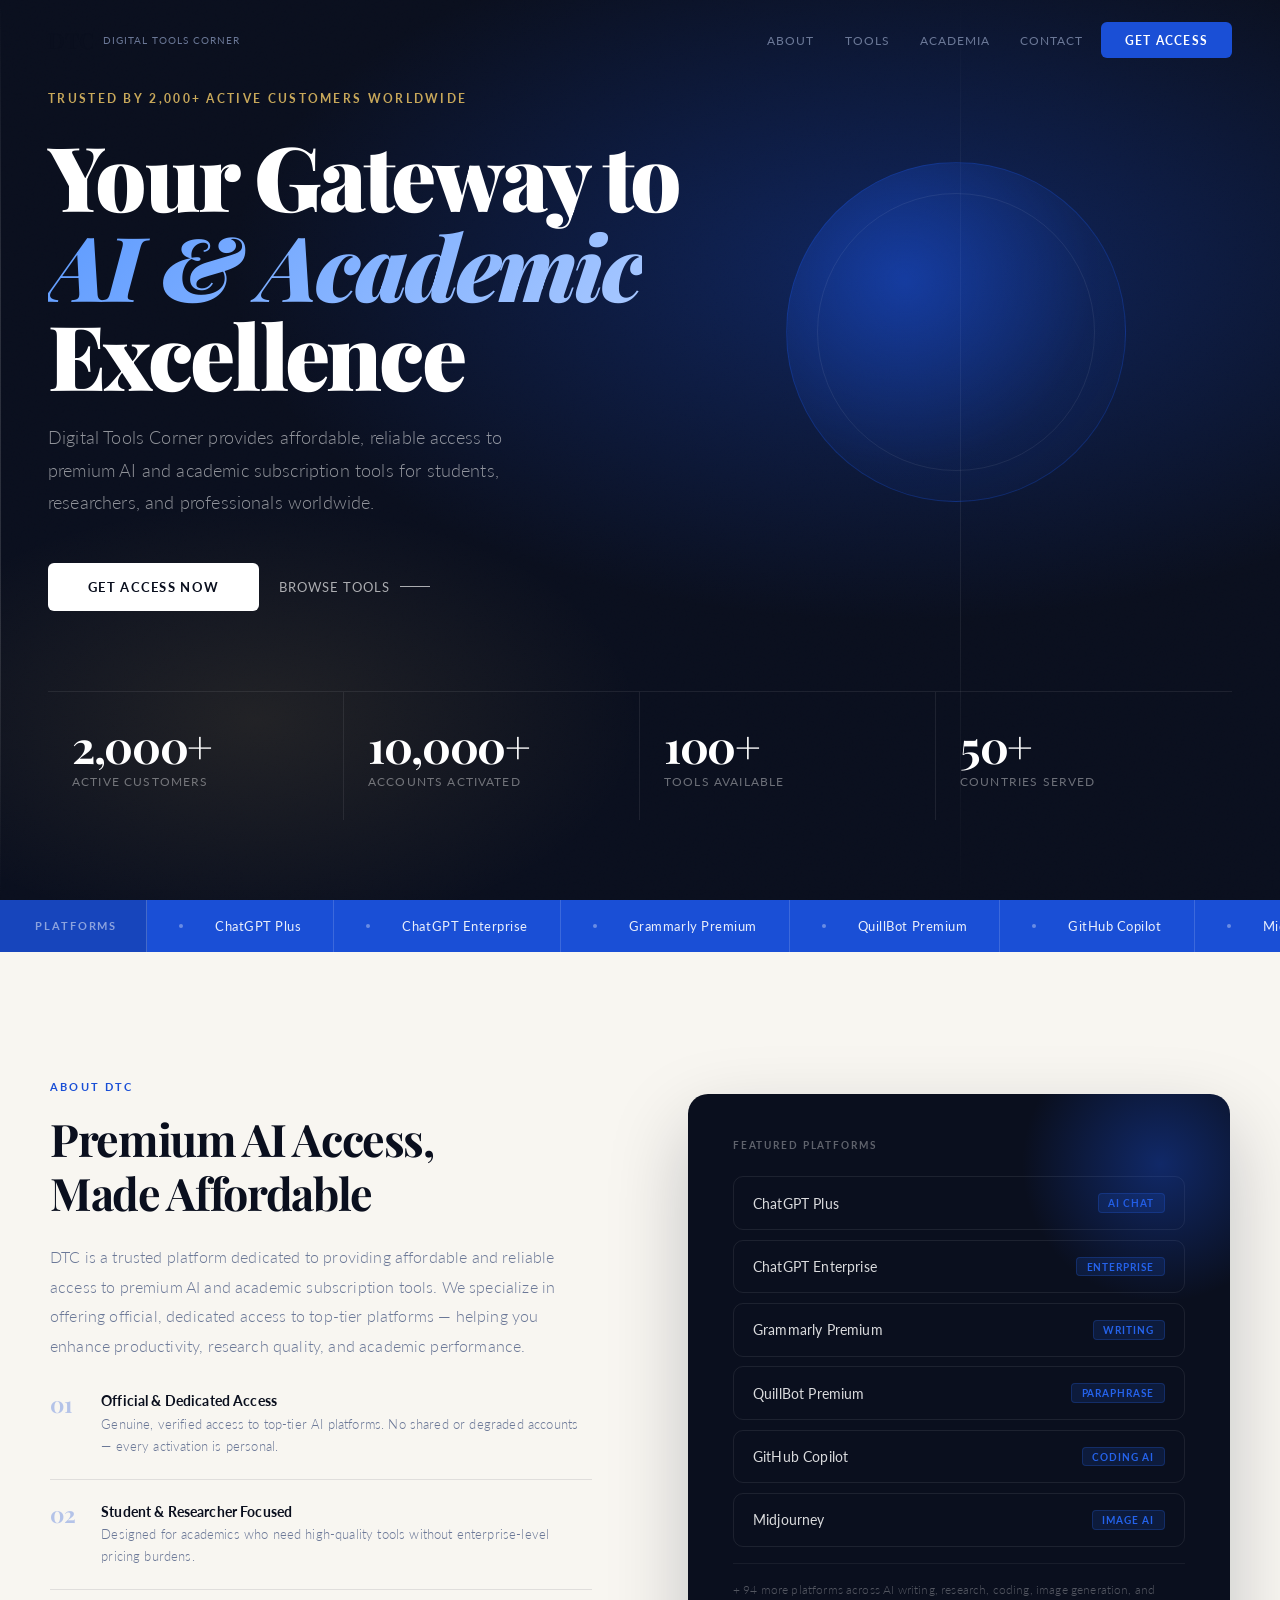
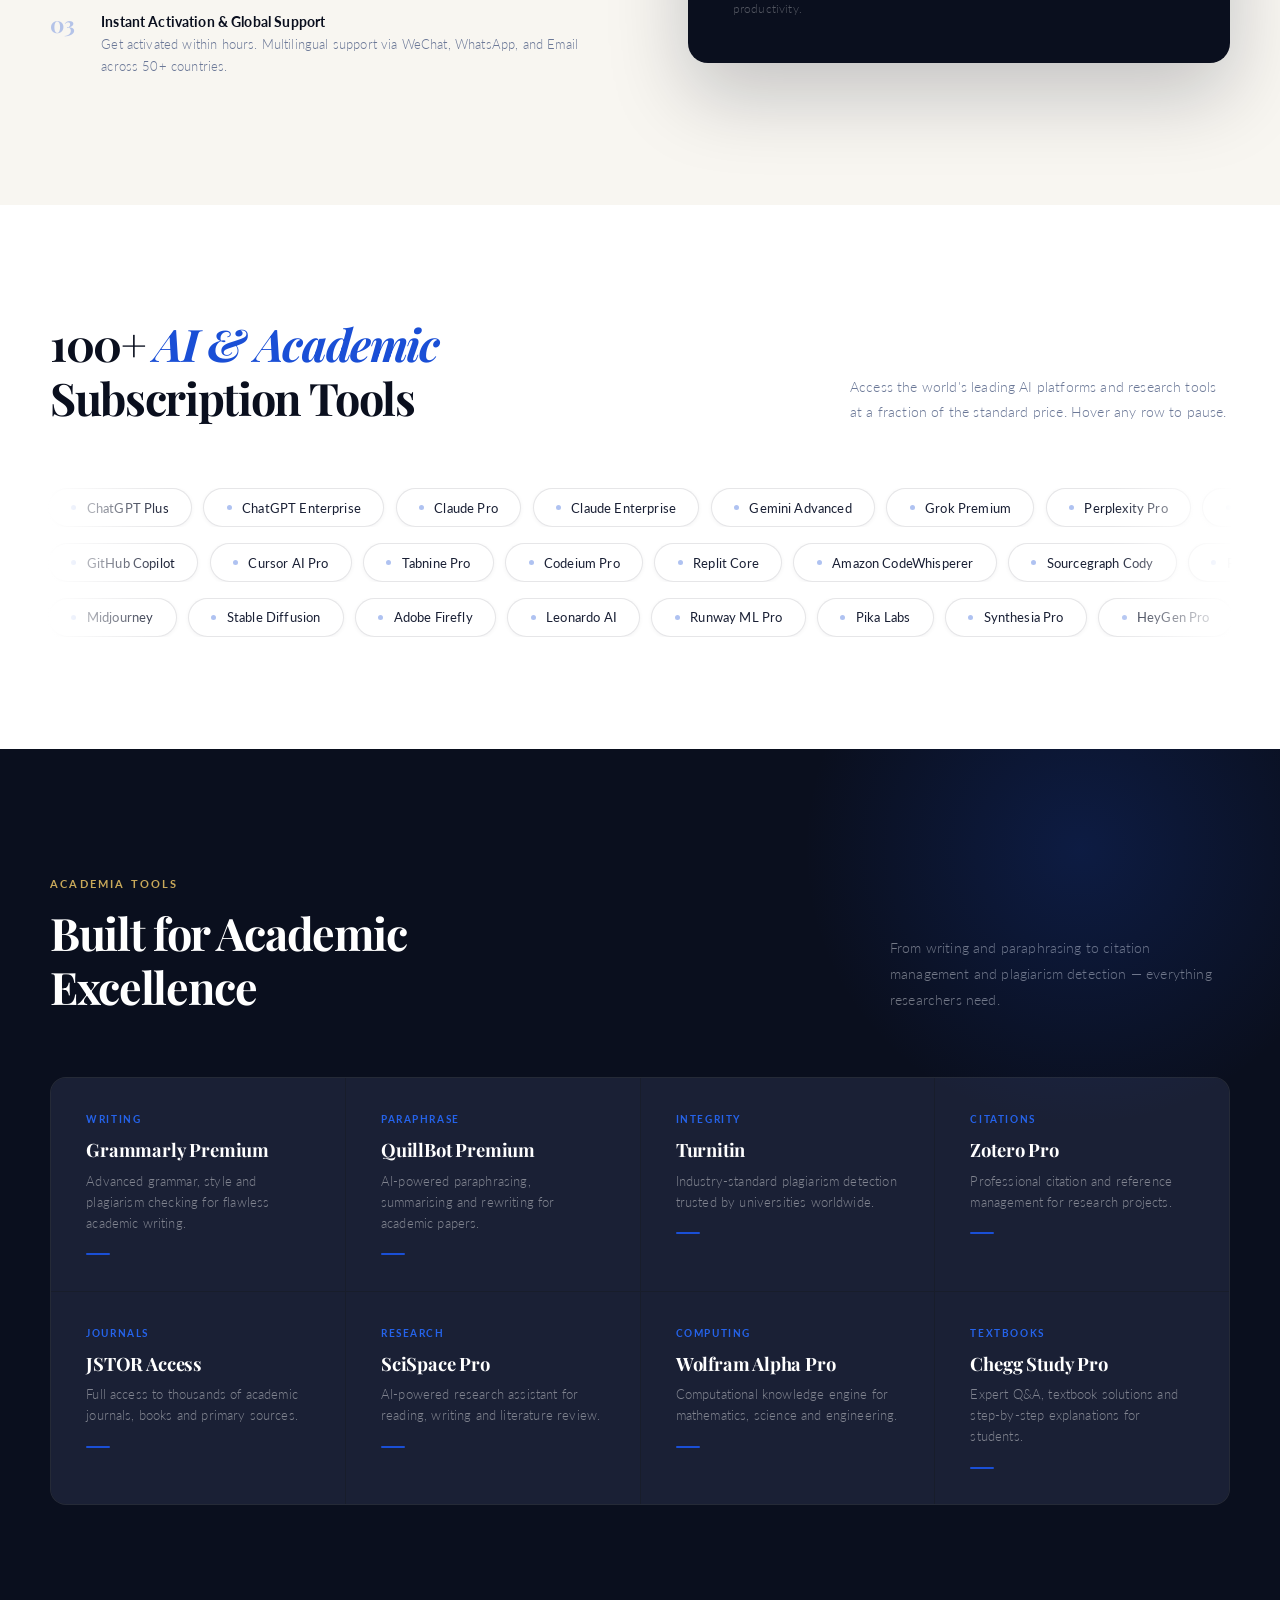
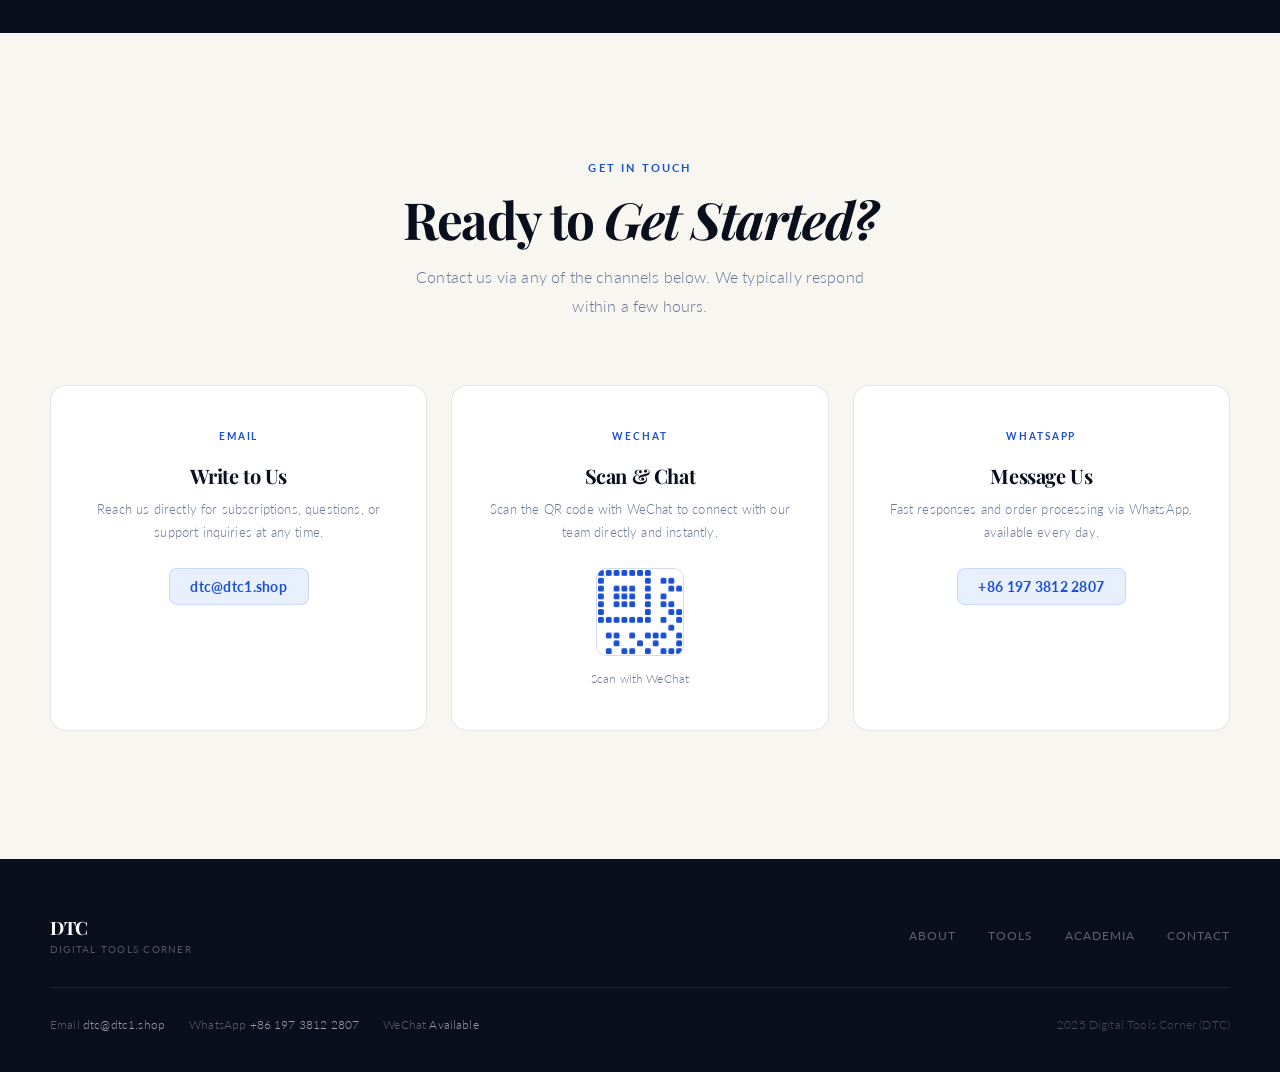
<file: index.html>
<!DOCTYPE html>
<html lang="en">
<head>
<meta charset="UTF-8"/>
<meta name="viewport" content="width=device-width, initial-scale=1.0"/>
<title>DTC — Digital Tools Corner</title>
<link rel="preconnect" href="https://fonts.googleapis.com"/>
<link rel="preconnect" href="https://fonts.gstatic.com" crossorigin/>
<link href="https://fonts.googleapis.com/css2?family=Playfair+Display:ital,wght@0,400;0,500;0,700;0,900;1,400;1,700&family=Lato:wght@300;400;700&display=swap" rel="stylesheet"/>
<style>
*, *::before, *::after { box-sizing: border-box; margin: 0; padding: 0; }

:root {
  --ink:       #0a0f1e;
  --ink2:      #1a2035;
  --blue:      #1a4fd6;
  --blue-mid:  #2563eb;
  --blue-lt:   #e8f0fe;
  --blue-glow: rgba(26,79,214,.22);
  --cream:     #f8f6f1;
  --gold:      #c8a85a;
  --gold-lt:   #f5ead8;
  --white:     #ffffff;
  --muted:     #6b7897;
  --border:    rgba(10,15,30,.1);
  --serif:     'Playfair Display', Georgia, serif;
  --sans:      'Lato', sans-serif;
}

html { scroll-behavior: smooth; }

body {
  font-family: var(--sans);
  background: var(--white);
  color: var(--ink);
  overflow-x: hidden;
  font-size: 16px;
  font-weight: 300;
  letter-spacing: .01em;
}

/* NAV */
.nav {
  position: fixed; top: 0; left: 0; right: 0; z-index: 300;
  padding: 1.4rem 3rem;
  display: flex; align-items: center; justify-content: space-between;
  transition: background .4s, box-shadow .4s;
}
.nav.scrolled {
  background: rgba(255,255,255,.94);
  backdrop-filter: blur(20px);
  box-shadow: 0 1px 0 var(--border);
}
.nav-logo {
  font-family: var(--serif);
  font-size: 1.35rem; font-weight: 700;
  color: var(--ink); letter-spacing: -.01em;
  text-decoration: none;
  display: flex; align-items: baseline; gap: .5rem;
}
.nav-logo span {
  font-size: .62rem; font-family: var(--sans); font-weight: 400;
  color: var(--muted); letter-spacing: .1em; text-transform: uppercase;
  align-self: center; margin-left: .1rem;
}
.nav-links { display: flex; align-items: center; gap: .3rem; }
.nav-a {
  font-size: .78rem; font-weight: 400;
  letter-spacing: .08em; text-transform: uppercase;
  color: var(--muted); text-decoration: none;
  padding: .4rem .8rem; border-radius: 6px; transition: color .2s;
}
.nav-a:hover { color: var(--ink); }
.nav-btn {
  font-size: .75rem; font-weight: 700;
  letter-spacing: .1em; text-transform: uppercase;
  color: var(--white); background: var(--blue); border: none;
  padding: .65rem 1.5rem; border-radius: 6px; cursor: pointer;
  text-decoration: none; transition: all .22s;
}
.nav-btn:hover { background: var(--ink); transform: translateY(-1px); }
@media(max-width:700px) { .nav-links { display: none; } .nav { padding: 1.2rem 1.5rem; } }

/* HERO */
.hero {
  min-height: 100vh; background: var(--ink);
  position: relative; overflow: hidden;
  display: flex; flex-direction: column; justify-content: flex-end;
  padding: 0 0 5rem;
}
.hero-bg {
  position: absolute; inset: 0;
  background:
    radial-gradient(ellipse 80% 60% at 70% 30%, rgba(26,79,214,.35) 0%, transparent 65%),
    radial-gradient(ellipse 50% 40% at 20% 80%, rgba(200,168,90,.12) 0%, transparent 60%);
}
.hero-noise {
  position: absolute; inset: 0;
  background-image: url("data:image/svg+xml,%3Csvg viewBox='0 0 512 512' xmlns='http://www.w3.org/2000/svg'%3E%3Cfilter id='n'%3E%3CfeTurbulence type='fractalNoise' baseFrequency='0.75' numOctaves='4' stitchTiles='stitch'/%3E%3C/filter%3E%3Crect width='100%25' height='100%25' filter='url(%23n)' opacity='1'/%3E%3C/svg%3E");
  opacity: .035; mix-blend-mode: overlay;
}
.hero-line {
  position: absolute; top: 0; bottom: 0; width: 1px;
  background: linear-gradient(to bottom, transparent, rgba(255,255,255,.07) 30%, rgba(255,255,255,.07) 70%, transparent);
}
.hero-line:nth-child(1) { left: 25%; }
.hero-line:nth-child(2) { left: 50%; }
.hero-line:nth-child(3) { left: 75%; }
.hero-orb {
  position: absolute; top: 18%; right: 12%;
  width: 340px; height: 340px; border-radius: 50%;
  background: radial-gradient(circle at 35% 35%, rgba(26,79,214,.55), rgba(26,79,214,.1) 60%, transparent);
  border: 1px solid rgba(26,79,214,.3);
  animation: orbFloat 8s ease-in-out infinite;
}
.hero-orb::after {
  content: ''; position: absolute; inset: 30px;
  border-radius: 50%; border: 1px solid rgba(255,255,255,.07);
}
@keyframes orbFloat { 0%,100%{transform:translateY(0) scale(1)} 50%{transform:translateY(-20px) scale(1.03)} }
@media(max-width:768px) { .hero-orb { width:200px; height:200px; right:5%; top:10%; } }

.hero-content { position: relative; z-index: 2; padding: 0 3rem; max-width: 1200px; }
@media(max-width:700px) { .hero-content { padding: 0 1.5rem; } }

.hero-eyebrow {
  font-family: var(--sans); font-size: .72rem; font-weight: 700;
  letter-spacing: .2em; text-transform: uppercase; color: var(--gold);
  margin-bottom: 1.6rem; opacity: 0; animation: rise .8s .2s ease forwards;
}
.hero h1 {
  font-family: var(--serif);
  font-size: clamp(3rem, 7vw, 6.5rem);
  font-weight: 900; line-height: 1.0; letter-spacing: -.03em; color: var(--white);
  margin-bottom: 1.4rem; opacity: 0; animation: rise .9s .35s ease forwards;
}
.hero h1 em {
  font-style: italic; color: transparent;
  background: linear-gradient(135deg, #5c9aff, #a8c8ff);
  -webkit-background-clip: text; background-clip: text; -webkit-text-fill-color: transparent;
}
.hero-sub {
  font-family: var(--sans); font-size: clamp(.95rem, 1.6vw, 1.12rem);
  font-weight: 300; color: rgba(255,255,255,.55);
  max-width: 520px; line-height: 1.8; margin-bottom: 2.8rem;
  opacity: 0; animation: rise .9s .5s ease forwards;
}
.hero-actions {
  display: flex; align-items: center; gap: 1.2rem; flex-wrap: wrap;
  opacity: 0; animation: rise .9s .65s ease forwards;
}
.btn-hero-main {
  font-family: var(--sans); font-size: .82rem; font-weight: 700;
  letter-spacing: .1em; text-transform: uppercase;
  color: var(--ink); background: var(--white); border: none;
  padding: 1rem 2.5rem; border-radius: 6px; cursor: pointer;
  text-decoration: none; transition: all .25s;
}
.btn-hero-main:hover { background: var(--gold); transform: translateY(-2px); }
.btn-hero-ghost {
  font-family: var(--sans); font-size: .82rem; font-weight: 400;
  letter-spacing: .08em; text-transform: uppercase;
  color: rgba(255,255,255,.65); text-decoration: none;
  display: flex; align-items: center; gap: .6rem; transition: color .2s;
}
.btn-hero-ghost:hover { color: var(--white); }
.btn-hero-ghost::after {
  content: ''; display: inline-block; width: 30px; height: 1px;
  background: currentColor; transition: width .25s;
}
.btn-hero-ghost:hover::after { width: 50px; }

.hero-stats {
  position: relative; z-index: 2;
  display: grid; grid-template-columns: repeat(4,1fr);
  border-top: 1px solid rgba(255,255,255,.08);
  margin: 5rem 3rem 0;
  opacity: 0; animation: rise .9s .8s ease forwards;
}
@media(max-width:700px) { .hero-stats { margin: 3rem 1.5rem 0; grid-template-columns: repeat(2,1fr); } }
.hstat { padding: 2rem 1.5rem; border-right: 1px solid rgba(255,255,255,.08); }
.hstat:last-child { border-right: none; }
@media(max-width:700px) {
  .hstat:nth-child(2) { border-right: none; }
  .hstat:nth-child(3) { border-top: 1px solid rgba(255,255,255,.08); }
  .hstat:nth-child(4) { border-top: 1px solid rgba(255,255,255,.08); border-right: none; }
}
.hstat-n {
  font-family: var(--serif); font-size: clamp(2rem,3.5vw,2.8rem);
  font-weight: 700; color: var(--white); letter-spacing: -.03em;
  line-height: 1; margin-bottom: .4rem;
}
.hstat-l {
  font-family: var(--sans); font-size: .72rem; font-weight: 400;
  letter-spacing: .1em; text-transform: uppercase; color: rgba(255,255,255,.4);
}

@keyframes rise { from{opacity:0;transform:translateY(24px)} to{opacity:1;transform:none} }

/* TICKER STRIP */
.ticker-section { background: var(--blue); padding: 0; overflow: hidden; }
.ticker-inner {
  display: flex; align-items: center; height: 52px;
  overflow: hidden; position: relative;
}
.ticker-label {
  flex-shrink: 0; font-family: var(--sans); font-size: .66rem; font-weight: 700;
  letter-spacing: .18em; text-transform: uppercase; color: rgba(255,255,255,.5);
  padding: 0 1.8rem 0 2.2rem; border-right: 1px solid rgba(255,255,255,.2);
  height: 100%; display: flex; align-items: center;
  background: rgba(0,0,0,.12); white-space: nowrap; z-index: 2;
}
.ticker-track {
  display: flex; align-items: center;
  animation: tickerScroll 38s linear infinite;
  white-space: nowrap;
}
.ticker-track:hover { animation-play-state: paused; }
.tick-item {
  display: inline-flex; align-items: center; gap: 2rem;
  padding: 0 2rem; font-family: var(--sans); font-size: .82rem;
  font-weight: 400; letter-spacing: .04em; color: rgba(255,255,255,.9);
  border-right: 1px solid rgba(255,255,255,.15); height: 52px;
}
.tick-sep { width: 4px; height: 4px; border-radius: 50%; background: rgba(255,255,255,.35); flex-shrink: 0; }
@keyframes tickerScroll { from{transform:translateX(0)} to{transform:translateX(-50%)} }

/* ABOUT */
.about-section { background: var(--cream); padding: 8rem 3rem; }
@media(max-width:700px) { .about-section { padding: 5rem 1.5rem; } }
.about-grid {
  max-width: 1180px; margin: 0 auto;
  display: grid; grid-template-columns: 1fr 1fr;
  gap: 6rem; align-items: center;
}
@media(max-width:900px) { .about-grid { grid-template-columns: 1fr; gap: 3rem; } }
.about-eyebrow {
  font-family: var(--sans); font-size: .68rem; font-weight: 700;
  letter-spacing: .2em; text-transform: uppercase; color: var(--blue); margin-bottom: 1.2rem;
}
.about-h {
  font-family: var(--serif); font-size: clamp(2rem,3.5vw,3rem);
  font-weight: 700; color: var(--ink); letter-spacing: -.03em;
  line-height: 1.2; margin-bottom: 1.4rem;
}
.about-p { font-size: 1rem; font-weight: 300; color: var(--muted); line-height: 1.85; margin-bottom: 2rem; }
.about-features { display: flex; flex-direction: column; gap: 1.4rem; }
.about-feat {
  display: flex; align-items: flex-start; gap: 1.2rem;
  padding-bottom: 1.4rem; border-bottom: 1px solid var(--border);
}
.about-feat:last-child { border-bottom: none; padding-bottom: 0; }
.af-num {
  font-family: var(--serif); font-size: 1.4rem; font-weight: 700;
  color: var(--blue); opacity: .3; flex-shrink: 0; line-height: 1; margin-top: .05rem; min-width: 2rem;
}
.af-t { font-family: var(--sans); font-size: .9rem; font-weight: 700; color: var(--ink); margin-bottom: .3rem; letter-spacing: .01em; }
.af-d { font-size: .83rem; font-weight: 300; color: var(--muted); line-height: 1.6; }

.av-card {
  background: var(--ink); border-radius: 20px; padding: 2.8rem;
  position: relative; overflow: hidden;
  box-shadow: 0 32px 80px rgba(10,15,30,.22);
}
.av-card::before {
  content: ''; position: absolute; top: -80px; right: -80px;
  width: 300px; height: 300px;
  background: radial-gradient(circle, rgba(26,79,214,.4), transparent 65%);
  border-radius: 50%;
}
.av-eyebrow {
  font-family: var(--sans); font-size: .65rem; font-weight: 700;
  letter-spacing: .18em; text-transform: uppercase;
  color: rgba(255,255,255,.35); margin-bottom: 1.6rem;
}
.av-platform {
  display: flex; align-items: center; justify-content: space-between;
  padding: 1rem 1.2rem; border: 1px solid rgba(255,255,255,.08);
  border-radius: 10px; margin-bottom: .6rem; transition: background .2s; cursor: default;
}
.av-platform:hover { background: rgba(255,255,255,.04); }
.av-pname { font-family: var(--sans); font-size: .88rem; font-weight: 400; color: rgba(255,255,255,.85); }
.av-ptag {
  font-family: var(--sans); font-size: .62rem; font-weight: 700;
  letter-spacing: .1em; text-transform: uppercase;
  color: var(--blue-mid); background: rgba(37,99,235,.15);
  border: 1px solid rgba(37,99,235,.25); border-radius: 4px; padding: .18rem .6rem;
}
.av-divider { height: 1px; background: rgba(255,255,255,.06); margin: 1rem 0; }
.av-note { font-size: .75rem; font-weight: 300; color: rgba(255,255,255,.3); line-height: 1.6; }

/* TOOLS TICKERS */
.tools-section { background: var(--white); padding: 7rem 3rem; overflow: hidden; }
@media(max-width:700px) { .tools-section { padding: 5rem 1.5rem; } }
.tools-top {
  max-width: 1180px; margin: 0 auto 4rem;
  display: flex; align-items: flex-end; justify-content: space-between; gap: 2rem; flex-wrap: wrap;
}
.tools-h {
  font-family: var(--serif); font-size: clamp(2rem,3.5vw,3rem);
  font-weight: 700; color: var(--ink); letter-spacing: -.03em; line-height: 1.2;
}
.tools-h em { font-style: italic; color: var(--blue); }
.tools-sub { font-size: .9rem; font-weight: 300; color: var(--muted); line-height: 1.75; max-width: 380px; }

.tickers-wrap { display: flex; flex-direction: column; gap: 1rem; position: relative; }
.tickers-wrap::before {
  content: ''; position: absolute; left: 0; top: 0; bottom: 0; width: 120px;
  background: linear-gradient(to right, var(--white), transparent); z-index: 2; pointer-events: none;
}
.tickers-wrap::after {
  content: ''; position: absolute; right: 0; top: 0; bottom: 0; width: 120px;
  background: linear-gradient(to left, var(--white), transparent); z-index: 2; pointer-events: none;
}
.tool-ticker-row { display: flex; overflow: hidden; }
.tool-ticker-track {
  display: flex; gap: .7rem; flex-shrink: 0;
  animation: toolScroll 30s linear infinite;
}
.tool-ticker-row.rev .tool-ticker-track { animation: toolScrollRev 33s linear infinite; }
.tool-ticker-row.slow .tool-ticker-track { animation-duration: 42s; }
.tool-ticker-track:hover { animation-play-state: paused; }
.tool-pill {
  display: inline-flex; align-items: center; gap: .65rem;
  padding: .65rem 1.4rem; background: var(--white);
  border: 1.5px solid var(--border); border-radius: 99px;
  font-family: var(--sans); font-size: .82rem; font-weight: 400; color: var(--ink2);
  white-space: nowrap; cursor: default; transition: all .2s; flex-shrink: 0;
  box-shadow: 0 1px 4px rgba(10,15,30,.05);
}
.tool-pill:hover { border-color: var(--blue); color: var(--blue); background: var(--blue-lt); transform: translateY(-2px); box-shadow: 0 6px 20px rgba(26,79,214,.12); }
.tool-pill-dot { width: 5px; height: 5px; border-radius: 50%; background: var(--blue); opacity: .35; flex-shrink: 0; }
.tool-pill:hover .tool-pill-dot { opacity: 1; }
@keyframes toolScroll { from{transform:translateX(0)} to{transform:translateX(-50%)} }
@keyframes toolScrollRev { from{transform:translateX(-50%)} to{transform:translateX(0)} }

/* ACADEMIA */
.academia-section {
  background: var(--ink); padding: 8rem 3rem;
  position: relative; overflow: hidden;
}
@media(max-width:700px) { .academia-section { padding: 5rem 1.5rem; } }
.academia-section::before {
  content: ''; position: absolute; top: -200px; right: -100px;
  width: 600px; height: 600px;
  background: radial-gradient(circle, rgba(26,79,214,.2), transparent 65%);
  border-radius: 50%; pointer-events: none;
}
.acad-inner { max-width: 1180px; margin: 0 auto; }
.acad-header {
  display: flex; align-items: flex-end; justify-content: space-between;
  gap: 2rem; flex-wrap: wrap; margin-bottom: 4rem;
}
.acad-eyebrow {
  font-family: var(--sans); font-size: .68rem; font-weight: 700;
  letter-spacing: .2em; text-transform: uppercase; color: var(--gold); margin-bottom: 1rem;
}
.acad-h {
  font-family: var(--serif); font-size: clamp(2rem,3.5vw,3rem);
  font-weight: 700; color: var(--white); letter-spacing: -.03em; line-height: 1.2;
}
.acad-sub { font-size: .9rem; font-weight: 300; color: rgba(255,255,255,.45); line-height: 1.8; max-width: 340px; }
.acad-grid {
  display: grid; grid-template-columns: repeat(auto-fill,minmax(280px,1fr));
  gap: 1px; background: rgba(255,255,255,.06);
  border: 1px solid rgba(255,255,255,.06); border-radius: 16px; overflow: hidden;
}
.acad-card { background: var(--ink2); padding: 2.2rem; transition: background .25s; cursor: default; }
.acad-card:hover { background: rgba(26,79,214,.15); }
.ac-category {
  font-family: var(--sans); font-size: .62rem; font-weight: 700;
  letter-spacing: .16em; text-transform: uppercase; color: var(--blue-mid); margin-bottom: .8rem;
}
.ac-name {
  font-family: var(--serif); font-size: 1.15rem; font-weight: 700;
  color: var(--white); letter-spacing: -.01em; margin-bottom: .6rem; line-height: 1.25;
}
.ac-desc { font-size: .8rem; font-weight: 300; color: rgba(255,255,255,.45); line-height: 1.65; }
.ac-line {
  width: 24px; height: 2px; background: var(--blue); border-radius: 99px;
  margin-top: 1.2rem; transition: width .25s;
}
.acad-card:hover .ac-line { width: 48px; }

/* CONTACT */
.contact-section { background: var(--cream); padding: 8rem 3rem; }
@media(max-width:700px) { .contact-section { padding: 5rem 1.5rem; } }
.contact-inner { max-width: 1180px; margin: 0 auto; }
.contact-top { text-align: center; margin-bottom: 4rem; }
.contact-eyebrow {
  font-family: var(--sans); font-size: .68rem; font-weight: 700;
  letter-spacing: .2em; text-transform: uppercase; color: var(--blue); margin-bottom: 1rem;
}
.contact-h {
  font-family: var(--serif); font-size: clamp(2rem,4vw,3.2rem);
  font-weight: 700; color: var(--ink); letter-spacing: -.03em; line-height: 1.15; margin-bottom: .9rem;
}
.contact-h em { font-style: italic; }
.contact-desc { font-size: 1rem; font-weight: 300; color: var(--muted); max-width: 480px; margin: 0 auto; line-height: 1.8; }
.contact-grid { display: grid; grid-template-columns: repeat(3,1fr); gap: 1.5rem; }
@media(max-width:820px) { .contact-grid { grid-template-columns: 1fr; max-width: 420px; margin: 0 auto; } }
.contact-card {
  background: var(--white); border: 1px solid var(--border);
  border-radius: 16px; padding: 2.8rem 2.2rem; text-align: center;
  transition: all .25s; cursor: default;
}
.contact-card:hover { border-color: var(--blue); transform: translateY(-4px); box-shadow: 0 20px 50px rgba(26,79,214,.1); }
.cc-label {
  font-family: var(--sans); font-size: .65rem; font-weight: 700;
  letter-spacing: .18em; text-transform: uppercase; color: var(--blue); margin-bottom: 1.2rem;
}
.cc-title { font-family: var(--serif); font-size: 1.25rem; font-weight: 700; color: var(--ink); letter-spacing: -.02em; margin-bottom: .6rem; }
.cc-desc { font-size: .82rem; font-weight: 300; color: var(--muted); line-height: 1.7; margin-bottom: 1.6rem; }
.cc-value {
  display: inline-block; font-family: 'Lato', monospace; font-size: .88rem; font-weight: 700;
  color: var(--blue); background: var(--blue-lt); border: 1px solid rgba(26,79,214,.15);
  border-radius: 8px; padding: .55rem 1.3rem; text-decoration: none; transition: all .22s; letter-spacing: .02em;
}
.cc-value:hover { background: var(--blue); color: var(--white); box-shadow: 0 6px 20px var(--blue-glow); }
.qr-wrap { width: 88px; height: 88px; margin: 0 auto 1rem; position: relative; border-radius: 10px; overflow: hidden; border: 1.5px solid rgba(26,79,214,.2); }
.qr-canvas { width: 100%; height: 100%; display: block; }

/* FOOTER */
footer { background: var(--ink); padding: 3.5rem 3rem 2.5rem; }
@media(max-width:700px) { footer { padding: 3rem 1.5rem 2rem; } }
.foot-inner {
  max-width: 1180px; margin: 0 auto;
  display: flex; align-items: center; justify-content: space-between; flex-wrap: wrap;
  gap: 2rem; padding-bottom: 2rem; border-bottom: 1px solid rgba(255,255,255,.08);
}
.foot-brand { font-family: var(--serif); font-size: 1.15rem; font-weight: 700; color: var(--white); letter-spacing: -.02em; }
.foot-brand small {
  display: block; font-family: var(--sans); font-size: .65rem; font-weight: 400;
  letter-spacing: .12em; text-transform: uppercase; color: rgba(255,255,255,.3); margin-top: .2rem;
}
.foot-nav { display: flex; gap: 2rem; flex-wrap: wrap; }
.foot-a { font-size: .78rem; font-weight: 400; letter-spacing: .08em; text-transform: uppercase; color: rgba(255,255,255,.35); text-decoration: none; transition: color .2s; }
.foot-a:hover { color: rgba(255,255,255,.8); }
.foot-bottom { max-width: 1180px; margin: 1.8rem auto 0; display: flex; align-items: center; justify-content: space-between; flex-wrap: wrap; gap: 1rem; }
.foot-contact-strip { display: flex; gap: 1.5rem; flex-wrap: wrap; font-size: .75rem; font-weight: 300; color: rgba(255,255,255,.35); }
.foot-contact-strip span { color: rgba(255,255,255,.6); }
.foot-copy { font-size: .72rem; color: rgba(255,255,255,.25); }
</style>
</head>
<body>

<!-- NAV -->
<nav class="nav" id="nav">
  <a class="nav-logo" href="#">DTC <span>Digital Tools Corner</span></a>
  <div class="nav-links">
    <a class="nav-a" href="#about">About</a>
    <a class="nav-a" href="#tools">Tools</a>
    <a class="nav-a" href="#academia">Academia</a>
    <a class="nav-a" href="#contact">Contact</a>
    <a class="nav-btn" href="#contact">Get Access</a>
  </div>
</nav>

<!-- HERO -->
<section class="hero">
  <div class="hero-bg"></div>
  <div class="hero-noise"></div>
  <div class="hero-line"></div>
  <div class="hero-line"></div>
  <div class="hero-line"></div>
  <div class="hero-orb"></div>
  <div class="hero-content">
    <p class="hero-eyebrow">Trusted by 2,000+ active customers worldwide</p>
    <h1>Your Gateway to<br><em>AI & Academic</em><br>Excellence</h1>
    <p class="hero-sub">Digital Tools Corner provides affordable, reliable access to premium AI and academic subscription tools for students, researchers, and professionals worldwide.</p>
    <div class="hero-actions">
      <a class="btn-hero-main" href="#contact">Get Access Now</a>
      <a class="btn-hero-ghost" href="#tools">Browse Tools</a>
    </div>
  </div>
  <div class="hero-stats">
    <div class="hstat"><div class="hstat-n">2,000+</div><div class="hstat-l">Active Customers</div></div>
    <div class="hstat"><div class="hstat-n">10,000+</div><div class="hstat-l">Accounts Activated</div></div>
    <div class="hstat"><div class="hstat-n">100+</div><div class="hstat-l">Tools Available</div></div>
    <div class="hstat"><div class="hstat-n">50+</div><div class="hstat-l">Countries Served</div></div>
  </div>
</section>

<!-- TICKER STRIP -->
<div class="ticker-section">
  <div class="ticker-inner">
    <div class="ticker-label">Platforms</div>
    <div class="ticker-track" id="ticker-main"></div>
  </div>
</div>

<!-- ABOUT -->
<section class="about-section" id="about">
  <div class="about-grid">
    <div>
      <p class="about-eyebrow">About DTC</p>
      <h2 class="about-h">Premium AI Access,<br>Made Affordable</h2>
      <p class="about-p">DTC is a trusted platform dedicated to providing affordable and reliable access to premium AI and academic subscription tools. We specialize in offering official, dedicated access to top-tier platforms — helping you enhance productivity, research quality, and academic performance.</p>
      <div class="about-features">
        <div class="about-feat">
          <div class="af-num">01</div>
          <div class="af-body">
            <div class="af-t">Official &amp; Dedicated Access</div>
            <div class="af-d">Genuine, verified access to top-tier AI platforms. No shared or degraded accounts — every activation is personal.</div>
          </div>
        </div>
        <div class="about-feat">
          <div class="af-num">02</div>
          <div class="af-body">
            <div class="af-t">Student &amp; Researcher Focused</div>
            <div class="af-d">Designed for academics who need high-quality tools without enterprise-level pricing burdens.</div>
          </div>
        </div>
        <div class="about-feat">
          <div class="af-num">03</div>
          <div class="af-body">
            <div class="af-t">Instant Activation &amp; Global Support</div>
            <div class="af-d">Get activated within hours. Multilingual support via WeChat, WhatsApp, and Email across 50+ countries.</div>
          </div>
        </div>
      </div>
    </div>
    <div>
      <div class="av-card">
        <div class="av-eyebrow">Featured Platforms</div>
        <div class="av-platform"><div class="av-pname">ChatGPT Plus</div><div class="av-ptag">AI Chat</div></div>
        <div class="av-platform"><div class="av-pname">ChatGPT Enterprise</div><div class="av-ptag">Enterprise</div></div>
        <div class="av-platform"><div class="av-pname">Grammarly Premium</div><div class="av-ptag">Writing</div></div>
        <div class="av-platform"><div class="av-pname">QuillBot Premium</div><div class="av-ptag">Paraphrase</div></div>
        <div class="av-platform"><div class="av-pname">GitHub Copilot</div><div class="av-ptag">Coding AI</div></div>
        <div class="av-platform"><div class="av-pname">Midjourney</div><div class="av-ptag">Image AI</div></div>
        <div class="av-divider"></div>
        <div class="av-note">+ 94 more platforms across AI writing, research, coding, image generation, and productivity.</div>
      </div>
    </div>
  </div>
</section>

<!-- TOOLS TICKERS -->
<section class="tools-section" id="tools">
  <div class="tools-top">
    <div>
      <h2 class="tools-h">100+ <em>AI & Academic</em><br>Subscription Tools</h2>
    </div>
    <p class="tools-sub">Access the world's leading AI platforms and research tools at a fraction of the standard price. Hover any row to pause.</p>
  </div>
  <div class="tickers-wrap" id="tickers-wrap"></div>
</section>

<!-- ACADEMIA -->
<section class="academia-section" id="academia">
  <div class="acad-inner">
    <div class="acad-header">
      <div>
        <p class="acad-eyebrow">Academia Tools</p>
        <h2 class="acad-h">Built for Academic<br>Excellence</h2>
      </div>
      <p class="acad-sub">From writing and paraphrasing to citation management and plagiarism detection — everything researchers need.</p>
    </div>
    <div class="acad-grid" id="acad-grid"></div>
  </div>
</section>

<!-- CONTACT -->
<section class="contact-section" id="contact">
  <div class="contact-inner">
    <div class="contact-top">
      <p class="contact-eyebrow">Get In Touch</p>
      <h2 class="contact-h">Ready to <em>Get Started?</em></h2>
      <p class="contact-desc">Contact us via any of the channels below. We typically respond within a few hours.</p>
    </div>
    <div class="contact-grid">
      <div class="contact-card">
        <div class="cc-label">Email</div>
        <div class="cc-title">Write to Us</div>
        <p class="cc-desc">Reach us directly for subscriptions, questions, or support inquiries at any time.</p>
        <a class="cc-value" href="mailto:dtc@dtc1.shop">dtc@dtc1.shop</a>
      </div>
      <div class="contact-card">
        <div class="cc-label">WeChat</div>
        <div class="cc-title">Scan &amp; Chat</div>
        <p class="cc-desc">Scan the QR code with WeChat to connect with our team directly and instantly.</p>
        <div class="qr-wrap"><canvas class="qr-canvas" id="qr-canvas" width="88" height="88"></canvas></div>
        <div style="font-size:.72rem;color:var(--muted);font-weight:300">Scan with WeChat</div>
      </div>
      <div class="contact-card">
        <div class="cc-label">WhatsApp</div>
        <div class="cc-title">Message Us</div>
        <p class="cc-desc">Fast responses and order processing via WhatsApp, available every day.</p>
        <a class="cc-value" href="https://wa.me/8619738122807" target="_blank">+86 197 3812 2807</a>
      </div>
    </div>
  </div>
</section>

<!-- FOOTER -->
<footer>
  <div class="foot-inner">
    <div class="foot-brand">DTC<small>Digital Tools Corner</small></div>
    <nav class="foot-nav">
      <a class="foot-a" href="#about">About</a>
      <a class="foot-a" href="#tools">Tools</a>
      <a class="foot-a" href="#academia">Academia</a>
      <a class="foot-a" href="#contact">Contact</a>
    </nav>
  </div>
  <div class="foot-bottom">
    <div class="foot-contact-strip">
      <div>Email <span>dtc@dtc1.shop</span></div>
      <div>WhatsApp <span>+86 197 3812 2807</span></div>
      <div>WeChat <span>Available</span></div>
    </div>
    <div class="foot-copy">2025 Digital Tools Corner (DTC)</div>
  </div>
</footer>

<script>
const TOOLS_ROW1=['ChatGPT Plus','ChatGPT Enterprise','Claude Pro','Claude Enterprise','Gemini Advanced','Grok Premium','Perplexity Pro','Copy.ai Pro','Jasper AI','Writesonic','Rytr Pro','DeepL Pro','Wordtune Premium'];
const TOOLS_ROW2=['GitHub Copilot','Cursor AI Pro','Tabnine Pro','Codeium Pro','Replit Core','Amazon CodeWhisperer','Sourcegraph Cody','Phind Pro','Consensus AI','Elicit Pro','SciSpace Pro','Wolfram Alpha Pro'];
const TOOLS_ROW3=['Midjourney','Stable Diffusion','Adobe Firefly','Leonardo AI','Runway ML Pro','Pika Labs','Synthesia Pro','HeyGen Pro','Notion AI','Otter.ai Pro','ElevenLabs Pro','Descript Pro','Gamma AI'];

const TICKER_ITEMS=['ChatGPT Plus','ChatGPT Enterprise','Grammarly Premium','QuillBot Premium','GitHub Copilot','Midjourney','Gemini Advanced','Claude Pro','Turnitin','Perplexity Pro','Notion AI','ElevenLabs Pro','SciSpace Pro'];

const ACAD_TOOLS=[
  {cat:'Writing',   name:'Grammarly Premium', desc:'Advanced grammar, style and plagiarism checking for flawless academic writing.'},
  {cat:'Paraphrase',name:'QuillBot Premium',  desc:'AI-powered paraphrasing, summarising and rewriting for academic papers.'},
  {cat:'Integrity', name:'Turnitin',          desc:'Industry-standard plagiarism detection trusted by universities worldwide.'},
  {cat:'Citations', name:'Zotero Pro',        desc:'Professional citation and reference management for research projects.'},
  {cat:'Journals',  name:'JSTOR Access',      desc:'Full access to thousands of academic journals, books and primary sources.'},
  {cat:'Research',  name:'SciSpace Pro',      desc:'AI-powered research assistant for reading, writing and literature review.'},
  {cat:'Computing', name:'Wolfram Alpha Pro', desc:'Computational knowledge engine for mathematics, science and engineering.'},
  {cat:'Textbooks', name:'Chegg Study Pro',   desc:'Expert Q&A, textbook solutions and step-by-step explanations for students.'},
];

window.addEventListener('scroll',()=>{
  document.getElementById('nav').classList.toggle('scrolled',window.scrollY>40);
},{passive:true});

function buildTickerStrip(){
  const track=document.getElementById('ticker-main');
  if(!track)return;
  const items=[...TICKER_ITEMS,...TICKER_ITEMS];
  track.innerHTML=items.map(t=>`<span class="tick-item"><span class="tick-sep"></span>${t}</span>`).join('');
}

function makeRow(tools,rev,slow){
  const doubled=[...tools,...tools];
  const pills=doubled.map(t=>`<span class="tool-pill"><span class="tool-pill-dot"></span>${t}</span>`).join('');
  const d=document.createElement('div');
  d.className='tool-ticker-row'+(rev?' rev':'')+(slow?' slow':'');
  d.innerHTML=`<div class="tool-ticker-track">${pills}</div><div class="tool-ticker-track">${pills}</div>`;
  return d;
}

function buildToolTickers(){
  const wrap=document.getElementById('tickers-wrap');
  if(!wrap)return;
  wrap.appendChild(makeRow(TOOLS_ROW1,false,false));
  wrap.appendChild(makeRow(TOOLS_ROW2,true,false));
  wrap.appendChild(makeRow(TOOLS_ROW3,false,true));
}

function buildAcadGrid(){
  const el=document.getElementById('acad-grid');
  if(!el)return;
  el.innerHTML=ACAD_TOOLS.map(t=>`
    <div class="acad-card">
      <div class="ac-category">${t.cat}</div>
      <div class="ac-name">${t.name}</div>
      <div class="ac-desc">${t.desc}</div>
      <div class="ac-line"></div>
    </div>`).join('');
}

function drawQR(){
  const canvas=document.getElementById('qr-canvas');
  if(!canvas)return;
  const ctx=canvas.getContext('2d');
  const pattern=[
    [1,1,1,1,1,1,1,0,0,0,0],
    [1,0,0,0,0,0,1,0,1,1,0],
    [1,0,1,1,1,0,1,0,0,1,1],
    [1,0,1,1,1,0,1,0,1,0,0],
    [1,0,1,1,1,0,1,0,1,1,0],
    [1,0,0,0,0,0,1,0,0,1,1],
    [1,1,1,1,1,1,1,0,1,0,1],
    [0,0,0,0,0,0,0,0,0,1,0],
    [0,1,1,0,1,0,1,1,1,0,1],
    [0,0,1,0,0,1,0,1,0,0,1],
    [0,1,0,1,1,0,1,0,1,1,1],
  ];
  const cell=88/11;
  ctx.fillStyle='#ffffff';ctx.fillRect(0,0,88,88);
  ctx.fillStyle='#1a4fd6';
  pattern.forEach((row,r)=>row.forEach((bit,c)=>{
    if(bit){
      const x=c*cell+1,y=r*cell+1,w=cell-2;
      ctx.beginPath();ctx.roundRect(x,y,w,w,1.5);ctx.fill();
    }
  }));
}

document.addEventListener('DOMContentLoaded',()=>{
  buildTickerStrip();
  buildToolTickers();
  buildAcadGrid();
  drawQR();
});
</script>
</body>
</html>
</file>
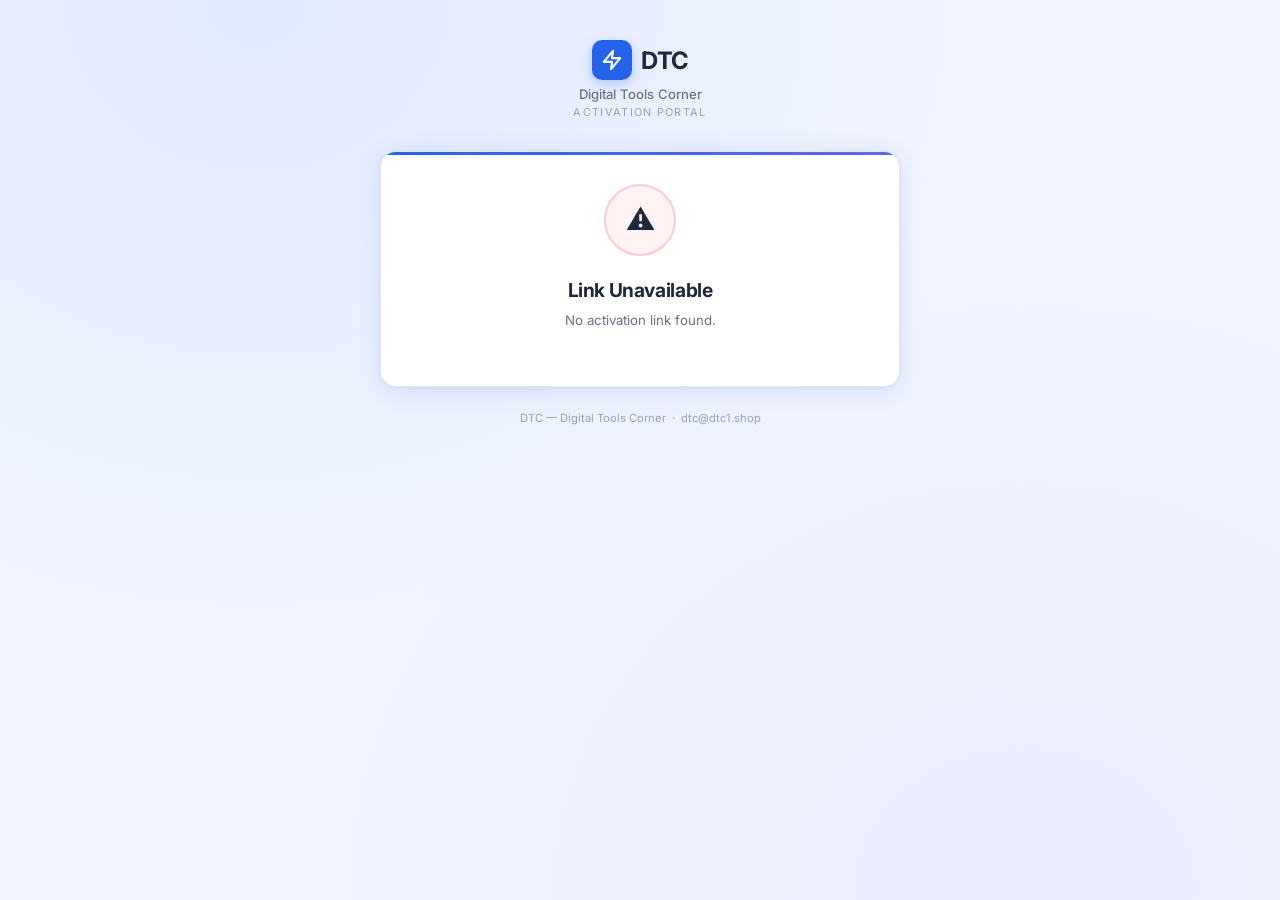
<file: form.html>
<!DOCTYPE html>
<html lang="en">
<head>
  <meta charset="UTF-8"/>
  <meta name="viewport" content="width=device-width, initial-scale=1.0"/>
  <title>Activation — DTC</title>
  <link href="https://fonts.googleapis.com/css2?family=Inter:wght@300;400;500;600;700&family=JetBrains+Mono:wght@400;500&display=swap" rel="stylesheet"/>
  <style>
    *,*::before,*::after{box-sizing:border-box;margin:0;padding:0}
    :root{
      --bg:#f0f4ff;--white:#fff;--blue:#2563eb;--blue-dark:#1d4ed8;--blue-light:#eff6ff;--blue-mid:#dbeafe;
      --border:#e2e8f0;--text:#1e293b;--muted:#64748b;--muted2:#94a3b8;
      --success:#16a34a;--success-bg:#f0fdf4;--success-border:#bbf7d0;
      --error:#dc2626;--error-bg:#fef2f2;--error-border:#fecaca;
      --warn:#d97706;--warn-bg:#fffbeb;--warn-border:#fde68a;
      --gpt:#10a37f;--gpt-bg:#f0faf7;--gpt-border:#a7f3d0;--gpt-dark:#059669;
      --shadow:0 1px 3px rgba(0,0,0,.08),0 4px 16px rgba(37,99,235,.06);
      --shadow-lg:0 4px 24px rgba(37,99,235,.12),0 1px 4px rgba(0,0,0,.06);
    }
    body{font-family:'Inter',sans-serif;background:var(--bg);color:var(--text);min-height:100vh;display:flex;flex-direction:column;align-items:center;padding:0 1rem 5rem;background-image:radial-gradient(ellipse at 20% 0%,rgba(37,99,235,.07) 0%,transparent 50%),radial-gradient(ellipse at 80% 100%,rgba(99,102,241,.05) 0%,transparent 50%)}

    /* Notification banner */
    #notif-banner{display:none;width:100%;max-width:520px;margin:1.2rem auto .2rem;animation:fadeDown .4s ease}
    .notif-inner{border-radius:10px;padding:.85rem 1.1rem;display:flex;align-items:flex-start;gap:.65rem;font-size:.82rem;font-weight:500;line-height:1.5}
    .notif-info   {background:#eff6ff;border:1px solid #bfdbfe;color:#1d4ed8}
    .notif-success{background:#f0fdf4;border:1px solid #bbf7d0;color:#15803d}
    .notif-warning{background:#fffbeb;border:1px solid #fde68a;color:#b45309}
    .notif-error  {background:#fef2f2;border:1px solid #fecaca;color:#dc2626}
    .notif-icon{font-size:1rem;flex-shrink:0;margin-top:.05rem}
    .notif-close{margin-left:auto;background:none;border:none;cursor:pointer;font-size:1rem;opacity:.5;padding:.1rem .3rem;flex-shrink:0}
    .notif-close:hover{opacity:1}

    .wrap{width:100%;max-width:520px;padding-top:2.5rem}
    .brand{text-align:center;margin-bottom:2rem;animation:fadeDown .5s ease both}
    .brand-logo{display:inline-flex;align-items:center;gap:.6rem;margin-bottom:.4rem}
    .brand-icon{width:40px;height:40px;background:var(--blue);border-radius:10px;display:flex;align-items:center;justify-content:center;box-shadow:0 4px 12px rgba(37,99,235,.3)}
    .brand-icon svg{width:22px;height:22px}
    .brand-icon.gpt{background:var(--gpt);box-shadow:0 4px 12px rgba(16,163,127,.3)}
    .brand-name{font-size:1.5rem;font-weight:700;color:var(--text);letter-spacing:-.025em}
    .brand-tagline{font-size:.82rem;color:var(--muted);font-weight:500}
    .brand-sub{font-size:.68rem;letter-spacing:.12em;text-transform:uppercase;color:var(--muted2);margin-top:.15rem}

    .card{background:var(--white);border:1px solid var(--border);border-radius:16px;padding:2rem;box-shadow:var(--shadow-lg);animation:fadeUp .6s ease both .1s;position:relative;overflow:hidden}
    .card::before{content:'';position:absolute;top:0;left:0;right:0;height:3px;background:linear-gradient(90deg,var(--blue),#6366f1)}
    .card.gpt-card::before{background:linear-gradient(90deg,var(--gpt),#0891b2)}

    .service-badge{display:inline-flex;align-items:center;gap:.4rem;background:var(--blue-light);border:1px solid var(--blue-mid);border-radius:99px;padding:.3rem .9rem;font-size:.72rem;font-weight:600;color:var(--blue);margin-bottom:1.2rem}
    .service-badge.gpt{background:var(--gpt-bg);border:1px solid var(--gpt-border);color:var(--gpt)}
    .badge-dot{width:6px;height:6px;background:currentColor;border-radius:50%;animation:pulse 2s infinite}
    .card-title{font-size:1.25rem;font-weight:700;margin-bottom:.35rem;color:var(--text);letter-spacing:-.02em}
    .card-sub{font-size:.83rem;color:var(--muted);line-height:1.65;margin-bottom:1.6rem}
    .card-sub strong{color:var(--text)}

    .instructions{background:#f8faff;border:1px solid var(--blue-mid);border-radius:10px;padding:.95rem 1.1rem;margin-bottom:1.5rem;font-size:.8rem;color:var(--muted);line-height:1.8}
    .instructions.gpt-instr{background:var(--gpt-bg);border-color:var(--gpt-border)}
    .instructions strong{color:var(--text);display:block;margin-bottom:.4rem;font-size:.82rem;font-weight:600}
    .instructions ol{padding-left:1.3rem}
    .instructions li{margin-bottom:.3rem}
    .instructions li span{color:var(--text);font-weight:500}
    .instructions .example{margin-top:.75rem;padding:.6rem .85rem;background:var(--white);border:1px solid var(--border);border-radius:7px;font-family:'JetBrains Mono',monospace;font-size:.72rem;color:var(--muted);word-break:break-all}
    .instructions .example span{color:var(--blue);font-weight:500}
    .instructions .example.gpt-ex span{color:var(--gpt)}
    .gpt-notice{margin-top:.7rem;padding:.55rem .8rem;background:var(--white);border:1px solid var(--gpt-border);border-radius:7px;font-size:.72rem;color:var(--muted)}

    .form-group{margin-bottom:1.1rem}
    label{display:block;font-size:.72rem;font-weight:600;color:var(--text);margin-bottom:.4rem}
    .input-wrap{position:relative}
    .input-wrap input,.input-wrap textarea{width:100%;background:var(--white);border:1.5px solid var(--border);border-radius:9px;padding:.78rem 1rem .78rem 2.7rem;font-family:'Inter',sans-serif;font-size:.88rem;color:var(--text);outline:none;transition:border-color .2s,box-shadow .2s}
    .input-wrap textarea{padding:.78rem 1rem;min-height:110px;resize:vertical;font-family:'JetBrains Mono',monospace;font-size:.78rem;line-height:1.5}
    .input-wrap input::placeholder,.input-wrap textarea::placeholder{color:var(--muted2)}
    .input-wrap input:focus,.input-wrap textarea:focus{border-color:var(--blue);box-shadow:0 0 0 3px rgba(37,99,235,.12)}
    .input-wrap input.ok,.input-wrap textarea.ok{border-color:var(--success)}
    .input-wrap input.err,.input-wrap textarea.err{border-color:var(--error);box-shadow:0 0 0 3px rgba(220,38,38,.08)}
    .input-icon{position:absolute;left:.85rem;top:50%;transform:translateY(-50%);color:var(--muted2);font-size:.85rem;pointer-events:none}
    .input-icon.top{top:.9rem;transform:none}
    .field-hint{font-size:.7rem;color:var(--muted2);margin-top:.35rem}
    .field-error{font-size:.73rem;color:var(--error);margin-top:.35rem;display:none}
    .field-error.show{display:block;animation:slideIn .18s ease}
    .divider{height:1px;background:var(--border);margin:1.4rem 0}

    .btn-submit{width:100%;background:var(--blue);color:#fff;border:none;border-radius:10px;padding:.9rem;font-family:'Inter',sans-serif;font-size:.92rem;font-weight:600;cursor:pointer;letter-spacing:.01em;transition:all .2s;display:flex;align-items:center;justify-content:center;gap:.5rem}
    .btn-submit:hover:not(:disabled){background:var(--blue-dark);transform:translateY(-1px);box-shadow:0 6px 20px rgba(37,99,235,.3)}
    .btn-submit:disabled{background:#93c5fd;cursor:not-allowed;transform:none}
    .btn-submit.gpt-btn{background:var(--gpt)}.btn-submit.gpt-btn:hover:not(:disabled){background:var(--gpt-dark)}
    .btn-submit.gpt-btn:disabled{background:#6ee7b7}
    .spinner{width:18px;height:18px;border:2px solid rgba(255,255,255,.3);border-top-color:#fff;border-radius:50%;animation:spin .6s linear infinite;display:none}
    .btn-submit.loading .btn-text{display:none}
    .btn-submit.loading .spinner{display:block}

    .screen{display:none}.screen.active{display:block}
    #screen-loading{text-align:center;padding:2.5rem 0}
    #screen-invalid,#screen-declined,#screen-processing,#screen-activated{text-align:center}
    .mini-loader{width:32px;height:32px;border:2.5px solid var(--blue-mid);border-top-color:var(--blue);border-radius:50%;animation:spin .8s linear infinite;margin:2rem auto 1rem}
    .state-icon{width:72px;height:72px;border-radius:50%;display:flex;align-items:center;justify-content:center;font-size:1.8rem;margin:0 auto 1.4rem}
    .si-error{background:var(--error-bg);border:2px solid var(--error-border)}
    .check-ring{width:72px;height:72px;margin:0 auto 1.4rem;display:block}
    .check-ring circle{stroke-dasharray:220;stroke-dashoffset:220;animation:drawC .7s ease forwards .1s}
    .check-ring polyline{stroke-dasharray:120;stroke-dashoffset:120;animation:drawK .45s ease forwards .75s}
    .state-title{font-size:1.2rem;font-weight:700;color:var(--text);margin-bottom:.45rem;letter-spacing:-.02em}
    .state-sub{font-size:.83rem;color:var(--muted);line-height:1.7;margin-bottom:1.4rem}

    .orbit{width:80px;height:80px;margin:0 auto 1.8rem;position:relative}
    .orbit-ring{width:80px;height:80px;border-radius:50%;border:2px solid var(--blue-mid);position:absolute;top:0;left:0}
    .orbit-ring::after{content:'';width:10px;height:10px;background:var(--blue);border-radius:50%;position:absolute;top:-5px;left:50%;transform:translateX(-50%);box-shadow:0 0 8px rgba(37,99,235,.5)}
    .orbit-ring.r1{animation:orbit1 2s linear infinite}
    .orbit-ring.r2{width:52px;height:52px;top:14px;left:14px;border-color:#bfdbfe;animation:orbit2 1.4s linear infinite reverse;opacity:.7}
    .orbit-ring.r2::after{width:7px;height:7px;top:-3.5px;background:#93c5fd;box-shadow:none}
    .orbit-center{width:32px;height:32px;border-radius:50%;background:var(--blue-light);border:2px solid var(--blue-mid);position:absolute;top:50%;left:50%;transform:translate(-50%,-50%);display:flex;align-items:center;justify-content:center;font-size:.85rem}
    .orbit.gpt-orbit .orbit-ring{border-color:var(--gpt-border)}
    .orbit.gpt-orbit .orbit-ring::after{background:var(--gpt)}
    .orbit.gpt-orbit .orbit-ring.r2{border-color:#a7f3d0}
    .orbit.gpt-orbit .orbit-ring.r2::after{background:#6ee7b7}
    .orbit.gpt-orbit .orbit-center{background:var(--gpt-bg);border-color:var(--gpt-border)}

    .pulse-bars{display:flex;align-items:flex-end;gap:4px;height:22px;margin:0 auto 1.3rem;width:fit-content}
    .bar{width:5px;border-radius:3px;background:var(--blue-mid);animation:barPulse 1.2s ease-in-out infinite}
    .bar.gpt-bar{background:var(--gpt-border)}
    .bar:nth-child(1){animation-delay:0s;height:9px}.bar:nth-child(2){animation-delay:.15s;height:16px}.bar:nth-child(3){animation-delay:.3s;height:22px}.bar:nth-child(4){animation-delay:.45s;height:16px}.bar:nth-child(5){animation-delay:.6s;height:9px}

    .order-card{background:#f8faff;border:1px solid var(--border);border-radius:11px;padding:1rem 1.2rem;text-align:left;margin-bottom:1rem}
    .oc-row{display:flex;justify-content:space-between;align-items:flex-start;padding:.3rem 0;border-bottom:1px solid var(--border);font-size:.78rem;gap:.5rem}
    .oc-row:last-child{border-bottom:none;padding-bottom:0}
    .oc-row:first-child{padding-top:0}
    .oc-label{color:var(--muted);font-size:.72rem;font-weight:500;flex-shrink:0}
    .oc-value{font-family:'JetBrains Mono',monospace;font-size:.71rem;color:var(--text);text-align:right;word-break:break-all}
    .pill{display:inline-flex;align-items:center;gap:.35rem;padding:.22rem .7rem;border-radius:99px;font-size:.68rem;font-weight:600}
    .pill-proc{background:#eff6ff;border:1px solid #bfdbfe;color:var(--blue)}
    .pill-active{background:var(--success-bg);border:1px solid var(--success-border);color:var(--success)}
    .pill .pd{width:5px;height:5px;border-radius:50%;background:currentColor;animation:pulse 1.5s infinite}

    .act-banner{background:var(--success-bg);border:1px solid var(--success-border);border-radius:10px;padding:.9rem 1.1rem;margin-bottom:1rem;text-align:left}
    .act-banner-label{font-size:.67rem;text-transform:uppercase;letter-spacing:.1em;color:var(--success);font-weight:700;margin-bottom:.5rem}
    .act-banner-row{display:flex;justify-content:space-between;font-size:.76rem;margin-bottom:.22rem}
    .act-banner-row:last-child{margin-bottom:0}
    .act-banner-row span:first-child{color:var(--muted)}
    .act-banner-row span:last-child{font-family:'JetBrains Mono',monospace;color:var(--text);font-weight:500}

    .decline-banner{background:var(--error-bg);border:1px solid var(--error-border);border-radius:10px;padding:1rem 1.2rem;margin-bottom:1rem;text-align:left}
    .decline-banner-title{font-size:.78rem;font-weight:700;color:var(--error);margin-bottom:.5rem}
    .decline-banner-msg{font-size:.8rem;color:#7f1d1d;line-height:1.65}

    /* ── Countdown widget ── */
    .countdown-wrap{background:var(--white);border:1.5px solid var(--border);border-radius:14px;padding:1.3rem 1.4rem;margin-bottom:1rem;text-align:center}
    .countdown-wrap.active-sub{border-color:var(--success-border);background:var(--success-bg)}
    .countdown-wrap.expiring-sub{border-color:var(--warn-border);background:var(--warn-bg)}
    .countdown-wrap.expired-sub{border-color:var(--error-border);background:var(--error-bg)}
    .cd-label{font-size:.66rem;font-weight:700;text-transform:uppercase;letter-spacing:.1em;margin-bottom:.8rem}
    .countdown-wrap.active-sub .cd-label{color:var(--success)}
    .countdown-wrap.expiring-sub .cd-label{color:var(--warn)}
    .countdown-wrap.expired-sub .cd-label{color:var(--error)}
    .cd-tiles{display:flex;justify-content:center;gap:.5rem;margin-bottom:.9rem}
    .cd-tile{display:flex;flex-direction:column;align-items:center;min-width:52px}
    .cd-num{font-size:1.7rem;font-weight:700;font-family:'JetBrains Mono',monospace;color:var(--text);line-height:1}
    .countdown-wrap.expiring-sub .cd-num{color:var(--warn)}
    .countdown-wrap.expired-sub .cd-num{color:var(--error)}
    .cd-unit{font-size:.6rem;color:var(--muted);text-transform:uppercase;letter-spacing:.08em;margin-top:.3rem;font-weight:600}
    .cd-sep{font-size:1.4rem;font-weight:700;color:var(--muted2);align-self:flex-start;margin-top:.1rem}
    .cd-bar-wrap{margin-bottom:.7rem}
    .cd-bar{height:7px;background:rgba(0,0,0,.08);border-radius:4px;overflow:hidden}
    .cd-bar-fill{height:100%;border-radius:4px;transition:width .5s ease}
    .active-sub .cd-bar-fill{background:var(--success)}
    .expiring-sub .cd-bar-fill{background:var(--warn)}
    .expired-sub .cd-bar-fill{background:var(--error)}
    .cd-date{font-size:.72rem;color:var(--muted);font-family:'JetBrains Mono',monospace}
    .cd-expired-msg{font-size:.85rem;font-weight:600;color:var(--error);margin-bottom:.5rem}
    .cd-expired-sub{font-size:.78rem;color:var(--muted);line-height:1.6}
    .cd-expired-sub a{color:var(--error);font-weight:600}

    /* ── Timeline ── */
    .timeline{display:flex;flex-direction:column;text-align:left;margin-top:.6rem}
    .tl-item{display:flex;gap:.7rem;align-items:flex-start;position:relative}
    .tl-item:not(:last-child)::after{content:'';position:absolute;left:9px;top:20px;width:1px;height:calc(100% + 2px);background:var(--border)}
    .tl-dot{width:20px;height:20px;border-radius:50%;flex-shrink:0;display:flex;align-items:center;justify-content:center;font-size:.62rem;font-weight:700;margin-top:1px;position:relative;z-index:1}
    .tl-dot.done{background:var(--success-bg);border:1.5px solid var(--success-border);color:var(--success)}
    .tl-dot.spin{background:var(--blue-light);border:1.5px solid var(--blue-mid);color:var(--blue)}
    .tl-dot.wait{background:#f8fafc;border:1.5px solid var(--border);color:var(--muted2)}
    .tl-body{padding:.05rem 0 1rem}
    .tl-title{font-size:.8rem;font-weight:600;color:var(--text);margin-bottom:.06rem}
    .tl-title.dim{color:var(--muted)}
    .tl-sub{font-size:.71rem;color:var(--muted)}

    /* ── Steps / check-pro ── */
    .check-pro{background:#f8faff;border:1px solid var(--blue-mid);border-radius:11px;padding:1rem 1.15rem;margin-bottom:1rem;text-align:left}
    .check-pro.gpt-check{background:var(--gpt-bg);border-color:var(--gpt-border)}
    .check-pro-title{font-size:.76rem;font-weight:700;color:var(--text);margin-bottom:.6rem;display:flex;align-items:center;gap:.4rem}
    .cp-step{display:flex;align-items:flex-start;gap:.6rem;font-size:.77rem;color:var(--muted);line-height:1.5;margin-bottom:.35rem}
    .cp-step:last-child{margin-bottom:0}
    .cp-num{width:20px;height:20px;border-radius:50%;background:var(--blue-light);border:1.5px solid var(--blue-mid);color:var(--blue);font-size:.63rem;font-weight:700;display:flex;align-items:center;justify-content:center;flex-shrink:0;margin-top:1px}
    .cp-num.gpt{background:var(--gpt-bg);border-color:var(--gpt-border);color:var(--gpt)}

    /* ── Post-activation section ── */
    .post-section{background:linear-gradient(135deg,#f8faff 0%,#eff6ff 100%);border:1.5px solid var(--blue-mid);border-radius:12px;padding:1.2rem 1.3rem;margin-bottom:1rem;text-align:left}
    .post-section.gpt-post{background:linear-gradient(135deg,var(--gpt-bg) 0%,#ecfdf5 100%);border-color:var(--gpt-border)}
    .post-section-header{display:flex;align-items:center;gap:.5rem;margin-bottom:.7rem}
    .post-section-icon{font-size:1.1rem}
    .post-section-title{font-size:.82rem;font-weight:700;color:var(--text)}
    .post-section-sub{font-size:.78rem;color:var(--muted);margin-bottom:.8rem;line-height:1.6}

    .confetti{position:absolute;inset:0;pointer-events:none;overflow:hidden;display:none}
    .confetti.on{display:block}
    .cdot{position:absolute;border-radius:50%;animation:cfloat linear forwards}

    .footer{text-align:center;margin-top:1.5rem;font-size:.7rem;color:var(--muted2)}
    .footer a{color:var(--muted2);text-decoration:none}
    .footer a:hover{color:var(--blue)}

    @keyframes fadeDown{from{opacity:0;transform:translateY(-12px)}to{opacity:1;transform:none}}
    @keyframes fadeUp{from{opacity:0;transform:translateY(12px)}to{opacity:1;transform:none}}
    @keyframes slideIn{from{opacity:0;transform:translateY(-5px)}to{opacity:1;transform:none}}
    @keyframes spin{to{transform:rotate(360deg)}}
    @keyframes pulse{0%,100%{opacity:1}50%{opacity:.4}}
    @keyframes orbit1{to{transform:rotate(360deg)}}
    @keyframes orbit2{to{transform:rotate(360deg)}}
    @keyframes drawC{to{stroke-dashoffset:0}}
    @keyframes drawK{to{stroke-dashoffset:0}}
    @keyframes barPulse{0%,100%{opacity:.3;transform:scaleY(.6)}50%{opacity:1;transform:scaleY(1)}}
    @keyframes cfloat{0%{opacity:1;transform:translateY(0) rotate(0deg)}100%{opacity:0;transform:translateY(-140px) rotate(720deg)}}
  </style>
</head>
<body id="page-body">

<!-- Notification banner -->
<div id="notif-banner">
  <div class="notif-inner" id="notif-inner">
    <span class="notif-icon" id="notif-icon">ℹ</span>
    <span id="notif-text"></span>
    <button class="notif-close" onclick="document.getElementById('notif-banner').style.display='none'" title="Dismiss">✕</button>
  </div>
</div>

<div class="wrap">
  <div class="brand">
    <div class="brand-logo">
      <div class="brand-icon" id="brand-icon">
        <svg viewBox="0 0 24 24" fill="none" stroke="#fff" stroke-width="2.3" stroke-linecap="round" stroke-linejoin="round">
          <path d="M13 2L3 14h9l-1 8 10-12h-9l1-8z"/>
        </svg>
      </div>
      <div class="brand-name">DTC</div>
    </div>
    <div class="brand-tagline">Digital Tools Corner</div>
    <div class="brand-sub" id="brand-sub">Activation Portal</div>
  </div>

  <div class="card" id="main-card">
    <div class="confetti" id="confetti"></div>

    <!-- Loading -->
    <div id="screen-loading" class="screen active">
      <div class="mini-loader"></div>
      <p style="color:var(--muted);font-size:.83rem;margin-top:.5rem">Verifying your activation link…</p>
    </div>

    <!-- Invalid -->
    <div id="screen-invalid" class="screen">
      <div class="state-icon si-error">⚠</div>
      <div class="state-title">Link Unavailable</div>
      <p class="state-sub" id="invalid-msg">This activation link is invalid or has expired.</p>
    </div>

    <!-- Declined -->
    <div id="screen-declined" class="screen">
      <div class="state-icon si-error">✕</div>
      <div class="state-title">Request Declined</div>
      <p class="state-sub">Your activation request could not be processed.</p>
      <div class="decline-banner">
        <div class="decline-banner-title">⚠ Declined by DTC System</div>
        <div class="decline-banner-msg" id="decline-reason-msg">Please contact support.</div>
      </div>
    </div>

    <!-- Form -->
    <div id="screen-form" class="screen">
      <div class="service-badge" id="svc-badge"><div class="badge-dot"></div><span id="pkg-label">Pro</span></div>
      <div class="card-title" id="form-title">Activate Your Package</div>
      <p class="card-sub">Hello <strong id="cust-name">there</strong>! Please provide your details below.</p>

      <!-- Claude instructions -->
      <div class="instructions" id="claude-instructions">
        <strong>📋 How to find your Organization ID</strong>
        <ol>
          <li>Open <span>claude.ai</span> and sign in.</li>
          <li>Click your <span>profile icon</span> → <span>Settings</span> → <span>Account</span>.</li>
          <li>Copy the Organization ID shown in this format:</li>
        </ol>
        <div class="example"><span>714fe120-d7yd-4da9-bb53-84c42f10wac7</span></div>
      </div>

      <!-- ChatGPT instructions -->
      <div class="instructions gpt-instr" id="gpt-instructions" style="display:none">
        <strong>📋 How to get your ChatGPT session data</strong>
        <ol>
          <li>Sign in to <span>ChatGPT</span> at chatgpt.com.</li>
          <li>In the <strong>same browser</strong>, open a new tab and go to:</li>
        </ol>
        <div class="example gpt-ex" style="margin-top:.5rem"><span>https://chatgpt.com/api/auth/session</span></div>
        <ol style="margin-top:.6rem" start="3">
          <li><span>Select all</span> the text on the page and copy it.</li>
          <li>Paste it in the field below.</li>
        </ol>
        <div class="gpt-notice">
          <strong style="color:var(--text)">⚠ Requirements:</strong> Your account must have
          <code style="background:var(--gpt-bg);padding:.1rem .3rem;border-radius:4px;color:var(--gpt)">"planType":"free"</code> and
          <code style="background:var(--gpt-bg);padding:.1rem .3rem;border-radius:4px;color:var(--gpt)">"structure":"personal"</code>.
        </div>
      </div>

      <!-- Org ID (Claude) -->
      <div class="form-group" id="field-orgid">
        <label>Organization ID</label>
        <div class="input-wrap">
          <span class="input-icon">#</span>
          <input type="text" id="org-id" placeholder="e.g. 714fe120-d7yd-4da9-bb53-84c42f10wac7"
            oninput="validateOrgId()" autocomplete="off" spellcheck="false" maxlength="36"/>
        </div>
        <div class="field-hint">Format: xxxxxxxx-xxxx-xxxx-xxxx-xxxxxxxxxxxx</div>
        <div class="field-error" id="err-orgid"></div>
      </div>

      <!-- Session data (ChatGPT) -->
      <div class="form-group" id="field-session" style="display:none">
        <label>ChatGPT Session Data</label>
        <div class="input-wrap">
          <span class="input-icon top">{ }</span>
          <textarea id="session-data" placeholder="Paste the full JSON from the session URL here…"
            oninput="validateSession()" spellcheck="false" style="padding-left:2.7rem"></textarea>
        </div>
        <div class="field-hint">Copy all text from https://chatgpt.com/api/auth/session</div>
        <div class="field-error" id="err-session"></div>
      </div>

      <div class="form-group">
        <label>WeChat ID</label>
        <div class="input-wrap">
          <span class="input-icon">💬</span>
          <input type="text" id="wechat" placeholder="Your WeChat ID" oninput="validateWechat()"/>
        </div>
        <div class="field-error" id="err-wechat"></div>
      </div>

      <div class="form-group">
        <label>Email Address</label>
        <div class="input-wrap">
          <span class="input-icon">✉</span>
          <input type="email" id="email" placeholder="you@example.com" oninput="validateEmail()"/>
        </div>
        <div class="field-error" id="err-email"></div>
      </div>

      <div class="divider"></div>
      <button class="btn-submit" id="submit-btn" disabled onclick="handleSubmit()">
        <span class="btn-text">Submit Details →</span>
        <div class="spinner"></div>
      </button>
    </div>

    <!-- Processing -->
    <div id="screen-processing" class="screen">
      <div class="orbit" id="proc-orbit">
        <div class="orbit-ring r1"></div><div class="orbit-ring r2"></div>
        <div class="orbit-center">⚡</div>
      </div>
      <div class="state-title">Setting Up Your Account</div>
      <p class="state-sub" id="proc-msg">Your details have been received and are being reviewed.</p>
      <div class="pulse-bars" id="pulse-bars">
        <div class="bar"></div><div class="bar"></div><div class="bar"></div><div class="bar"></div><div class="bar"></div>
      </div>
      <div class="order-card">
        <div class="oc-row"><span class="oc-label">Package</span><span class="oc-value" id="proc-pkg">—</span></div>
        <div class="oc-row"><span class="oc-label">Data</span><span class="oc-value" id="proc-data">—</span></div>
        <div class="oc-row"><span class="oc-label">Status</span><span class="pill pill-proc"><span class="pd"></span>Under Review</span></div>
      </div>
      <div class="timeline">
        <div class="tl-item"><div class="tl-dot done">✓</div><div class="tl-body"><div class="tl-title">Details Submitted</div><div class="tl-sub">Your information has been received.</div></div></div>
        <div class="tl-item"><div class="tl-dot spin" id="tl2-dot">◎</div><div class="tl-body"><div class="tl-title" id="tl2-title">Under Review</div><div class="tl-sub" id="tl2-sub">Our system is verifying your account.</div></div></div>
        <div class="tl-item"><div class="tl-dot wait" id="tl3-dot">○</div><div class="tl-body"><div class="tl-title dim" id="tl3-title">Activation Pending</div><div class="tl-sub" id="tl3-sub">Your package will be activated after verification.</div></div></div>
      </div>
    </div>

    <!-- Activated -->
    <div id="screen-activated" class="screen">
      <svg class="check-ring" viewBox="0 0 80 80" fill="none">
        <circle cx="40" cy="40" r="35" stroke="#16a34a" stroke-width="2"/>
        <polyline points="24,40 34,52 56,28" stroke="#16a34a" stroke-width="2.8" stroke-linecap="round" stroke-linejoin="round"/>
      </svg>
      <div class="state-title" id="act-title">Package Activated!</div>
      <p class="state-sub" id="act-sub">Your package is live and ready. Welcome aboard!</p>

      <!-- Activation confirmation -->
      <div class="act-banner">
        <div class="act-banner-label">✓ Activation Confirmed</div>
        <div class="act-banner-row"><span>Date</span><span id="act-date">—</span></div>
        <div class="act-banner-row"><span>Time</span><span id="act-time">—</span></div>
        <div class="act-banner-row" id="act-expiry-row" style="display:none"><span>Valid Until</span><span id="act-expiry-date" style="color:var(--success)">—</span></div>
      </div>

      <!-- Order summary -->
      <div class="order-card">
        <div class="oc-row"><span class="oc-label">Package</span><span class="oc-value" id="act-pkg">—</span></div>
        <div class="oc-row" id="act-data-row"><span class="oc-label">Organization ID</span><span class="oc-value" id="act-data">—</span></div>
        <div class="oc-row"><span class="oc-label">WeChat</span><span class="oc-value" id="act-wechat">—</span></div>
        <div class="oc-row"><span class="oc-label">Email</span><span class="oc-value" id="act-email">—</span></div>
        <div class="oc-row"><span class="oc-label">Status</span><span class="pill pill-active">✓ Active</span></div>
      </div>

      <!-- Credentials (shown only for credential-mode products) -->
      <div id="creds-box" style="display:none;background:linear-gradient(135deg,#fdf4ff,#f5f3ff);border:1.5px solid #c4b5fd;border-radius:12px;padding:1.1rem 1.2rem;margin-bottom:1rem;text-align:left">
        <div style="font-size:.67rem;text-transform:uppercase;letter-spacing:.1em;font-weight:700;color:#7c3aed;margin-bottom:.6rem">🔑 Your Login Details</div>
        <pre id="creds-content" style="font-family:'JetBrains Mono',monospace;font-size:.78rem;color:#3b0764;white-space:pre-wrap;word-break:break-all;line-height:1.7;margin:0"></pre>
        <div style="display:flex;gap:.5rem;margin-top:.7rem;flex-wrap:wrap">
          <button onclick="navigator.clipboard.writeText(document.getElementById('creds-content').textContent).then(()=>{this.textContent='Copied ✓';setTimeout(()=>this.textContent='Copy Login Details',2000)})" style="background:#7c3aed;color:#fff;border:none;border-radius:7px;padding:.4rem 1rem;font-family:'Inter',sans-serif;font-size:.75rem;font-weight:600;cursor:pointer">Copy Login Details</button>
          <a id="access-link-btn" href="#" target="_blank" style="display:none;background:#2563eb;color:#fff;border-radius:7px;padding:.4rem 1rem;font-family:'Inter',sans-serif;font-size:.75rem;font-weight:600;text-decoration:none">🔗 Open Access Link</a>
        </div>
      </div>

      <!-- Live countdown -->
      <div id="countdown-wrap" class="countdown-wrap" style="display:none">
        <div class="cd-label" id="cd-label">Subscription Active</div>
        <div class="cd-tiles">
          <div class="cd-tile"><div class="cd-num" id="cd-days">0</div><div class="cd-unit">Days</div></div>
          <div class="cd-sep">:</div>
          <div class="cd-tile"><div class="cd-num" id="cd-hours">00</div><div class="cd-unit">Hours</div></div>
          <div class="cd-sep">:</div>
          <div class="cd-tile"><div class="cd-num" id="cd-mins">00</div><div class="cd-unit">Mins</div></div>
          <div class="cd-sep">:</div>
          <div class="cd-tile"><div class="cd-num" id="cd-secs">00</div><div class="cd-unit">Secs</div></div>
        </div>
        <div class="cd-bar-wrap">
          <div class="cd-bar"><div class="cd-bar-fill" id="cd-bar-fill" style="width:100%"></div></div>
        </div>
        <div class="cd-date" id="cd-date"></div>
      </div>

      <!-- Expired notice -->
      <div id="expired-wrap" style="display:none" class="countdown-wrap expired-sub">
        <div class="cd-expired-msg">⏱ Your subscription has expired</div>
        <div class="cd-expired-sub">
          To renew your package, please contact DTC:<br>
          <a href="mailto:dtc@dtc1.shop">dtc@dtc1.shop</a>
        </div>
      </div>

      <!-- Pre-activation steps (how to verify) -->
      <div class="check-pro" id="check-pro-steps">
        <div class="check-pro-title" id="steps-title">🔍 How to Verify Your Package is Active</div>
        <div id="steps-content"></div>
      </div>

      <!-- Post-activation section -->
      <div class="post-section" id="post-section" style="display:none">
        <div class="post-section-header">
          <span class="post-section-icon">🚀</span>
          <span class="post-section-title">Getting Started</span>
        </div>
        <div class="post-section-sub" id="post-text"></div>
        <div id="post-steps-content"></div>
      </div>

      <p style="font-size:.75rem;color:var(--muted);line-height:1.65;text-align:center;margin-top:.5rem">
        Thank you for choosing DTC — Digital Tools Corner.<br>
        For assistance contact <a href="mailto:dtc@dtc1.shop" style="color:var(--blue)">dtc@dtc1.shop</a> or reach us via WeChat.
      </p>
    </div>

  </div>
  <div class="footer">DTC — Digital Tools Corner &nbsp;·&nbsp; <a href="mailto:dtc@dtc1.shop">dtc@dtc1.shop</a></div>
</div>

<script>
  const UUID_REGEX  = /^[0-9a-f]{8}-[0-9a-f]{4}-[0-9a-f]{4}-[0-9a-f]{4}-[0-9a-f]{12}$/i;
  const EMAIL_REGEX = /^[^\s@]+@[^\s@]+\.[^\s@]+$/;
  const linkToken   = new URLSearchParams(location.search).get('token');
  let pollTimer     = null;
  let countdownTimer= null;
  let currentProduct= 'claude';
  let state = {
    orgId:'', sessionData:'', wechat:'', email:'',
    packageType:'', product:'claude',
    credentialsMode: false, loginDetails: '',
    subscriptionExpiresAt: null, subscriptionDays: null,
    approvedSteps:[], processingText:'', approvedText:'',
    postApprovedText:'', postApprovedSteps:[]
  };

  // ── Notification banner ──────────────────────────────────────────────────
  const showNotification = (notif) => {
    if (!notif || !notif.message) return;
    const icons = { info:'ℹ', success:'✓', warning:'⚠', error:'⚠' };
    const classes= { info:'notif-info', success:'notif-success', warning:'notif-warning', error:'notif-error' };
    const inner = document.getElementById('notif-inner');
    inner.className = 'notif-inner ' + (classes[notif.type] || 'notif-info');
    document.getElementById('notif-icon').textContent = icons[notif.type] || 'ℹ';
    document.getElementById('notif-text').textContent = notif.message;
    document.getElementById('notif-banner').style.display = 'block';
  };

  const show = (id) => {
    document.querySelectorAll('.screen').forEach(s => s.classList.remove('active'));
    document.getElementById(id).classList.add('active');
  };

  const setGptMode = (isGpt, credMode) => {
    currentProduct = isGpt ? 'chatgpt' : 'claude';
    document.body.classList.toggle('gpt-mode', isGpt);
    document.getElementById('brand-icon').classList.toggle('gpt', isGpt);
    document.getElementById('brand-sub').textContent = isGpt ? 'ChatGPT Plus Portal' : 'Claude Activation Portal';
    document.getElementById('main-card').classList.toggle('gpt-card', isGpt);
    const badge = document.getElementById('svc-badge');
    badge.className = 'service-badge' + (isGpt ? ' gpt' : '');
    // Credentials mode: hide all data-collection fields
    const isCreds = credMode || state.credentialsMode;
    document.getElementById('claude-instructions').style.display = (isCreds || isGpt) ? 'none' : '';
    document.getElementById('gpt-instructions').style.display   = (!isCreds && isGpt) ? '' : 'none';
    document.getElementById('field-orgid').style.display        = (isCreds || isGpt) ? 'none' : '';
    document.getElementById('field-session').style.display      = (!isCreds && isGpt) ? '' : 'none';
    document.getElementById('submit-btn').className = 'btn-submit' + (isGpt ? ' gpt-btn' : '');
    document.getElementById('proc-orbit').className = 'orbit' + (isGpt ? ' gpt-orbit' : '');
    document.querySelectorAll('.bar').forEach(b => b.classList.toggle('gpt-bar', isGpt));
  };

  // ── Countdown ────────────────────────────────────────────────────────────
  const startCountdown = (expiresAt, totalDays) => {
    const expDate  = new Date(expiresAt);
    const wrapEl   = document.getElementById('countdown-wrap');
    const expiredEl= document.getElementById('expired-wrap');
    wrapEl.style.display = 'block';

    const tick = () => {
      const now     = new Date();
      const msLeft  = expDate - now;

      if (msLeft <= 0) {
        // Expired
        wrapEl.style.display    = 'none';
        expiredEl.style.display = 'block';
        clearInterval(countdownTimer);
        return;
      }

      const totalMs  = (totalDays || 30) * 24 * 60 * 60 * 1000;
      const pct      = Math.min(100, Math.max(0, (msLeft / totalMs) * 100));
      const days     = Math.floor(msLeft / (1000*60*60*24));
      const hours    = Math.floor((msLeft % (1000*60*60*24)) / (1000*60*60));
      const mins     = Math.floor((msLeft % (1000*60*60)) / (1000*60));
      const secs     = Math.floor((msLeft % (1000*60)) / 1000);

      document.getElementById('cd-days').textContent  = days;
      document.getElementById('cd-hours').textContent = String(hours).padStart(2,'0');
      document.getElementById('cd-mins').textContent  = String(mins).padStart(2,'0');
      document.getElementById('cd-secs').textContent  = String(secs).padStart(2,'0');
      document.getElementById('cd-bar-fill').style.width = pct + '%';
      document.getElementById('cd-date').textContent =
        'Expires ' + expDate.toLocaleDateString('en-GB',{day:'2-digit',month:'long',year:'numeric'});

      // Colour coding
      const isExpiring = days <= 5;
      wrapEl.className = 'countdown-wrap ' + (isExpiring ? 'expiring-sub' : 'active-sub');
      document.getElementById('cd-label').textContent = isExpiring
        ? '⚠ Expiring Soon — Renew Now'
        : '✓ Subscription Active';
    };

    tick();
    countdownTimer = setInterval(tick, 1000);
  };

  // ── Fetch & boot ─────────────────────────────────────────────────────────
  window.addEventListener('DOMContentLoaded', async () => {
    if (!linkToken) { showInvalid('No activation link found.'); return; }
    try {
      const r = await fetch(`/api/validate-token?token=${linkToken}`);
      const d = await r.json();

      // Show notification if set
      if (d.notification) showNotification(d.notification);

      if (!d.valid) { showInvalid(d.error); return; }
      if (d.declined) { showDeclined(d.declineReason); return; }

      state.customerName        = d.customerName;
      state.packageType         = d.packageType;
      state.product             = d.product || 'claude';
      state.processingText      = d.processingText || '';
      state.approvedText        = d.approvedText || '';
      state.approvedSteps       = d.approvedSteps || [];
      state.postApprovedText    = d.postApprovedText || '';
      state.postApprovedSteps   = d.postApprovedSteps || [];
      state.subscriptionExpiresAt = d.subscriptionExpiresAt || null;
      state.credentialsMode     = d.credentialsMode || false;
      state.loginDetails        = d.loginDetails || '';
      state.accessLink          = d.accessLink   || '';

      const isGpt = state.product === 'chatgpt';
      setGptMode(isGpt, state.credentialsMode);

      if (d.submitted) {
        state.orgId       = d.orgId;
        state.sessionData = d.sessionData;
        state.wechat      = d.wechat;
        state.email       = d.email;
        if (d.approved) showActivated(d.approvedAt, d.subscriptionExpiresAt);
        else { showProcessing(); startPolling(); }
      } else {
        document.getElementById('cust-name').textContent = d.customerName;
        document.getElementById('pkg-label').textContent = d.packageType;
        show('screen-form');
      }
    } catch { showInvalid('Unable to verify your link. Please try again or contact support.'); }
  });

  const showInvalid = (msg) => { document.getElementById('invalid-msg').textContent = msg; show('screen-invalid'); };
  const showDeclined = (reason) => {
    document.getElementById('decline-reason-msg').textContent = reason || 'Please contact support.';
    show('screen-declined');
  };

  // ── Validation ───────────────────────────────────────────────────────────
  const validateOrgId = () => {
    if (currentProduct !== 'claude') return;
    const v = document.getElementById('org-id').value.trim();
    const el = document.getElementById('org-id'), err = document.getElementById('err-orgid');
    el.className = '';
    if (!v) { err.classList.remove('show'); checkReady(); return; }
    if (v.toLowerCase().startsWith('org-')) return setErr(el, err, 'Remove the "org-" prefix — enter only the UUID portion.');
    if (v.split('-').length !== 5) return setErr(el, err, `Should have 5 dash-separated sections. (${v.split('-').length} found)`);
    if (!UUID_REGEX.test(v)) return setErr(el, err, 'Contains invalid characters. Copy it directly from your account settings.');
    el.classList.add('ok'); err.classList.remove('show'); checkReady();
  };

  const validateSession = () => {
    if (currentProduct !== 'chatgpt') return;
    const v = document.getElementById('session-data').value.trim();
    const el = document.getElementById('session-data'), err = document.getElementById('err-session');
    el.className = '';
    if (!v) { err.classList.remove('show'); checkReady(); return; }
    try {
      const parsed   = JSON.parse(v);
      const acct     = parsed.account || parsed;
      const planType  = acct.planType  || parsed.planType;
      const structure = acct.structure || parsed.structure;
      if (!planType)             return setErr(el, err, 'Could not find planType. Make sure you copied the full JSON.');
      if (planType !== 'free')   return setErr(el, err, `⚠ Package already active (planType: "${planType}"). This service can only be added to a free account.`);
      if (structure !== 'personal') return setErr(el, err, `⚠ Team account detected (structure: "${structure}"). Switch to a personal profile, open the session URL again, and paste the new data.`);
      el.classList.add('ok'); err.classList.remove('show'); checkReady();
    } catch { setErr(el, err, 'Invalid JSON. Please copy the complete content from the session URL page.'); }
  };

  const validateWechat = () => {
    const v = document.getElementById('wechat').value.trim();
    const el = document.getElementById('wechat'), err = document.getElementById('err-wechat');
    el.className = '';
    if (!v) { err.classList.remove('show'); checkReady(); return; }
    el.classList.add('ok'); err.classList.remove('show'); checkReady();
  };

  const validateEmail = () => {
    const v = document.getElementById('email').value.trim();
    const el = document.getElementById('email'), err = document.getElementById('err-email');
    el.className = '';
    if (!v) { err.classList.remove('show'); checkReady(); return; }
    if (!EMAIL_REGEX.test(v)) return setErr(el, err, 'Please enter a valid email address.');
    el.classList.add('ok'); err.classList.remove('show'); checkReady();
  };

  const setErr = (el, errEl, msg) => {
    el.classList.add('err'); errEl.textContent = msg; errEl.classList.add('show');
    document.getElementById('submit-btn').disabled = true;
  };

  const checkReady = () => {
    const isGpt  = currentProduct === 'chatgpt';
    const isCreds= state.credentialsMode;
    let dataOk   = false;
    if (isCreds) {
      dataOk = true; // credentials-mode: no session/org needed
    } else if (isGpt) {
      try {
        const p = JSON.parse(document.getElementById('session-data').value.trim());
        const a = p.account || p;
        dataOk = (a.planType || p.planType) === 'free' && (a.structure || p.structure) === 'personal';
      } catch { dataOk = false; }
    } else {
      dataOk = UUID_REGEX.test(document.getElementById('org-id').value.trim());
    }
    document.getElementById('submit-btn').disabled = !(
      dataOk &&
      document.getElementById('wechat').value.trim().length > 0 &&
      EMAIL_REGEX.test(document.getElementById('email').value.trim())
    );
  };

  // ── Submit ───────────────────────────────────────────────────────────────
  const handleSubmit = async () => {
    const isGpt     = currentProduct === 'chatgpt';
    const orgId     = isGpt ? '' : document.getElementById('org-id').value.trim();
    const sessionData= isGpt ? document.getElementById('session-data').value.trim() : '';
    const wechat    = document.getElementById('wechat').value.trim();
    const email     = document.getElementById('email').value.trim();
    const btn       = document.getElementById('submit-btn');
    btn.classList.add('loading'); btn.disabled = true;
    try {
      const r = await fetch('/api/submit', { method:'POST', headers:{'Content-Type':'application/json'}, body: JSON.stringify({ token: linkToken, orgId, sessionData, wechat, email }) });
      const d = await r.json();
      if (d.success) {
        state.orgId = orgId; state.sessionData = sessionData; state.wechat = wechat; state.email = email;
        showProcessing(); startPolling();
      } else {
        if (d.errors) {
          if (d.errors.orgId)       setErr(document.getElementById('org-id'),      document.getElementById('err-orgid'),  d.errors.orgId);
          if (d.errors.sessionData) setErr(document.getElementById('session-data'),document.getElementById('err-session'),d.errors.sessionData);
          if (d.errors.wechat)      setErr(document.getElementById('wechat'),       document.getElementById('err-wechat'), d.errors.wechat);
          if (d.errors.email)       setErr(document.getElementById('email'),        document.getElementById('err-email'),  d.errors.email);
        } else { alert(d.error || 'Submission failed. Please try again.'); }
        btn.classList.remove('loading'); btn.disabled = false;
      }
    } catch {
      alert('A network error occurred. Please check your connection and try again.');
      btn.classList.remove('loading'); btn.disabled = false;
    }
  };

  const showProcessing = () => {
    const isGpt = currentProduct === 'chatgpt';
    document.getElementById('proc-pkg').textContent  = state.packageType;
    document.getElementById('proc-data').textContent = isGpt
      ? (state.sessionData ? 'Session data received' : '—')
      : (state.orgId ? state.orgId.slice(0,18)+'…' : '—');
    if (state.processingText) document.querySelector('#screen-processing .state-sub').textContent = state.processingText;
    show('screen-processing');
  };

  const startPolling = () => {
    pollTimer = setInterval(async () => {
      try {
        const r = await fetch(`/api/status?token=${linkToken}`);
        const d = await r.json();
        if (d.notification) showNotification(d.notification);
        if (d.processingText) document.querySelector('#screen-processing .state-sub').textContent = d.processingText;
        if (d.status === 'activated') {
          clearInterval(pollTimer);
          Object.assign(state, {
            orgId: d.orgId||state.orgId, sessionData: d.sessionData||state.sessionData,
            wechat: d.wechat||state.wechat, email: d.email||state.email,
            packageType: d.packageType||state.packageType,
            subscriptionExpiresAt: d.subscriptionExpiresAt||null,
            credentialsMode: d.credentialsMode||false,
            loginDetails: d.loginDetails||'',
            accessLink: d.accessLink||'',
            approvedText: d.approvedText||state.approvedText,
            approvedSteps: d.approvedSteps||state.approvedSteps,
            postApprovedText: d.postApprovedText||state.postApprovedText,
            postApprovedSteps: d.postApprovedSteps||state.postApprovedSteps,
          });
          showActivated(d.approvedAt, d.subscriptionExpiresAt);
        } else if (d.status === 'declined') {
          clearInterval(pollTimer); showDeclined(d.declineReason);
        }
      } catch {}
    }, 5000);
  };

  const showActivated = (approvedAt, subscriptionExpiresAt) => {
    const isGpt = currentProduct === 'chatgpt';

    // Timeline
    document.getElementById('tl2-dot').className='tl-dot done'; document.getElementById('tl2-dot').textContent='✓';
    document.getElementById('tl2-title').textContent='Verification Complete';
    document.getElementById('tl2-sub').textContent='Your details have been verified successfully.';
    document.getElementById('tl3-dot').className='tl-dot done'; document.getElementById('tl3-dot').textContent='✓';
    document.getElementById('tl3-title').textContent='Package Activated';
    document.getElementById('tl3-title').classList.remove('dim');
    document.getElementById('tl3-sub').textContent='Your package is now live.';

    // Banner
    const ts = approvedAt ? new Date(approvedAt) : new Date();
    document.getElementById('act-date').textContent = ts.toLocaleDateString('en-GB',{day:'2-digit',month:'long',year:'numeric'});
    document.getElementById('act-time').textContent = ts.toLocaleTimeString('en-GB',{hour:'2-digit',minute:'2-digit',second:'2-digit'});

    const subExp = subscriptionExpiresAt || state.subscriptionExpiresAt;
    if (subExp) {
      document.getElementById('act-expiry-row').style.display = '';
      document.getElementById('act-expiry-date').textContent = new Date(subExp).toLocaleDateString('en-GB',{day:'2-digit',month:'long',year:'numeric'});
    }

    // Order card
    document.getElementById('act-pkg').textContent   = state.packageType;
    const dataRowEl    = document.getElementById('act-data-row');
    const dataRowLabel = dataRowEl.querySelector('.oc-label');
    if (state.credentialsMode) {
      dataRowEl.style.display = 'none';
      if (state.loginDetails || state.accessLink) {
        document.getElementById('creds-box').style.display = 'block';
        if (state.loginDetails) document.getElementById('creds-content').textContent = state.loginDetails;
        if (state.accessLink) {
          const linkBtn = document.getElementById('access-link-btn');
          linkBtn.href = state.accessLink;
          linkBtn.style.display = '';
        }
      }
    } else if (isGpt) {
      dataRowLabel.textContent='Product'; document.getElementById('act-data').textContent='ChatGPT Plus';
    } else {
      dataRowLabel.textContent='Organization ID'; document.getElementById('act-data').textContent=state.orgId?state.orgId.slice(0,18)+'…':'—';
    }
    document.getElementById('act-wechat').textContent = state.wechat || '—';
    document.getElementById('act-email').textContent  = state.email  || '—';

    // Approved text
    if (state.approvedText) document.getElementById('act-sub').textContent = state.approvedText;

    // Pre-activation steps
    if (state.approvedSteps && state.approvedSteps.length) {
      document.getElementById('steps-content').innerHTML = state.approvedSteps.map((step, i) =>
        `<div class="cp-step"><div class="cp-num ${isGpt?'gpt':''}">${i+1}</div><div>${_esc(step)}</div></div>`
      ).join('');
      if (isGpt) document.getElementById('check-pro-steps').classList.add('gpt-check');
    }

    // Post-activation section
    const postText  = state.postApprovedText;
    const postSteps = state.postApprovedSteps;
    if (postText || (postSteps && postSteps.length)) {
      const postSection = document.getElementById('post-section');
      if (isGpt) postSection.classList.add('gpt-post');
      if (postText) document.getElementById('post-text').textContent = postText;
      if (postSteps && postSteps.length) {
        document.getElementById('post-steps-content').innerHTML = postSteps.map((step, i) =>
          `<div class="cp-step"><div class="cp-num ${isGpt?'gpt':''}">${i+1}</div><div>${_esc(step)}</div></div>`
        ).join('');
      }
      postSection.style.display = 'block';
    }

    // Countdown
    if (subExp) {
      const now      = new Date();
      const expDate  = new Date(subExp);
      if (expDate <= now) {
        document.getElementById('expired-wrap').style.display = 'block';
      } else {
        // Estimate total days from subscription
        const totalMs  = expDate - ts;
        const totalDays= Math.round(totalMs / (1000*60*60*24));
        startCountdown(subExp, totalDays);
      }
    }

    setTimeout(() => { show('screen-activated'); launchConfetti(); }, 600);
  };

  const _esc = (s) => String(s||'').replace(/&/g,'&amp;').replace(/</g,'&lt;').replace(/>/g,'&gt;');

  const launchConfetti = () => {
    const c = document.getElementById('confetti'); c.classList.add('on');
    const cols = currentProduct==='chatgpt'
      ? ['#10a37f','#0891b2','#16a34a','#0ea5e9','#6ee7b7']
      : ['#2563eb','#6366f1','#16a34a','#0ea5e9','#8b5cf6'];
    for (let i=0;i<32;i++) {
      const d=document.createElement('div'); d.className='cdot';
      d.style.cssText=`left:${Math.random()*100}%;bottom:0;background:${cols[i%cols.length]};width:${3+Math.random()*5}px;height:${3+Math.random()*5}px;animation-duration:${1.5+Math.random()*2}s;animation-delay:${Math.random()*.6}s;opacity:0`;
      c.appendChild(d); setTimeout(()=>d.remove(),4000);
    }
  };
</script>
</body>
</html>
</file>
